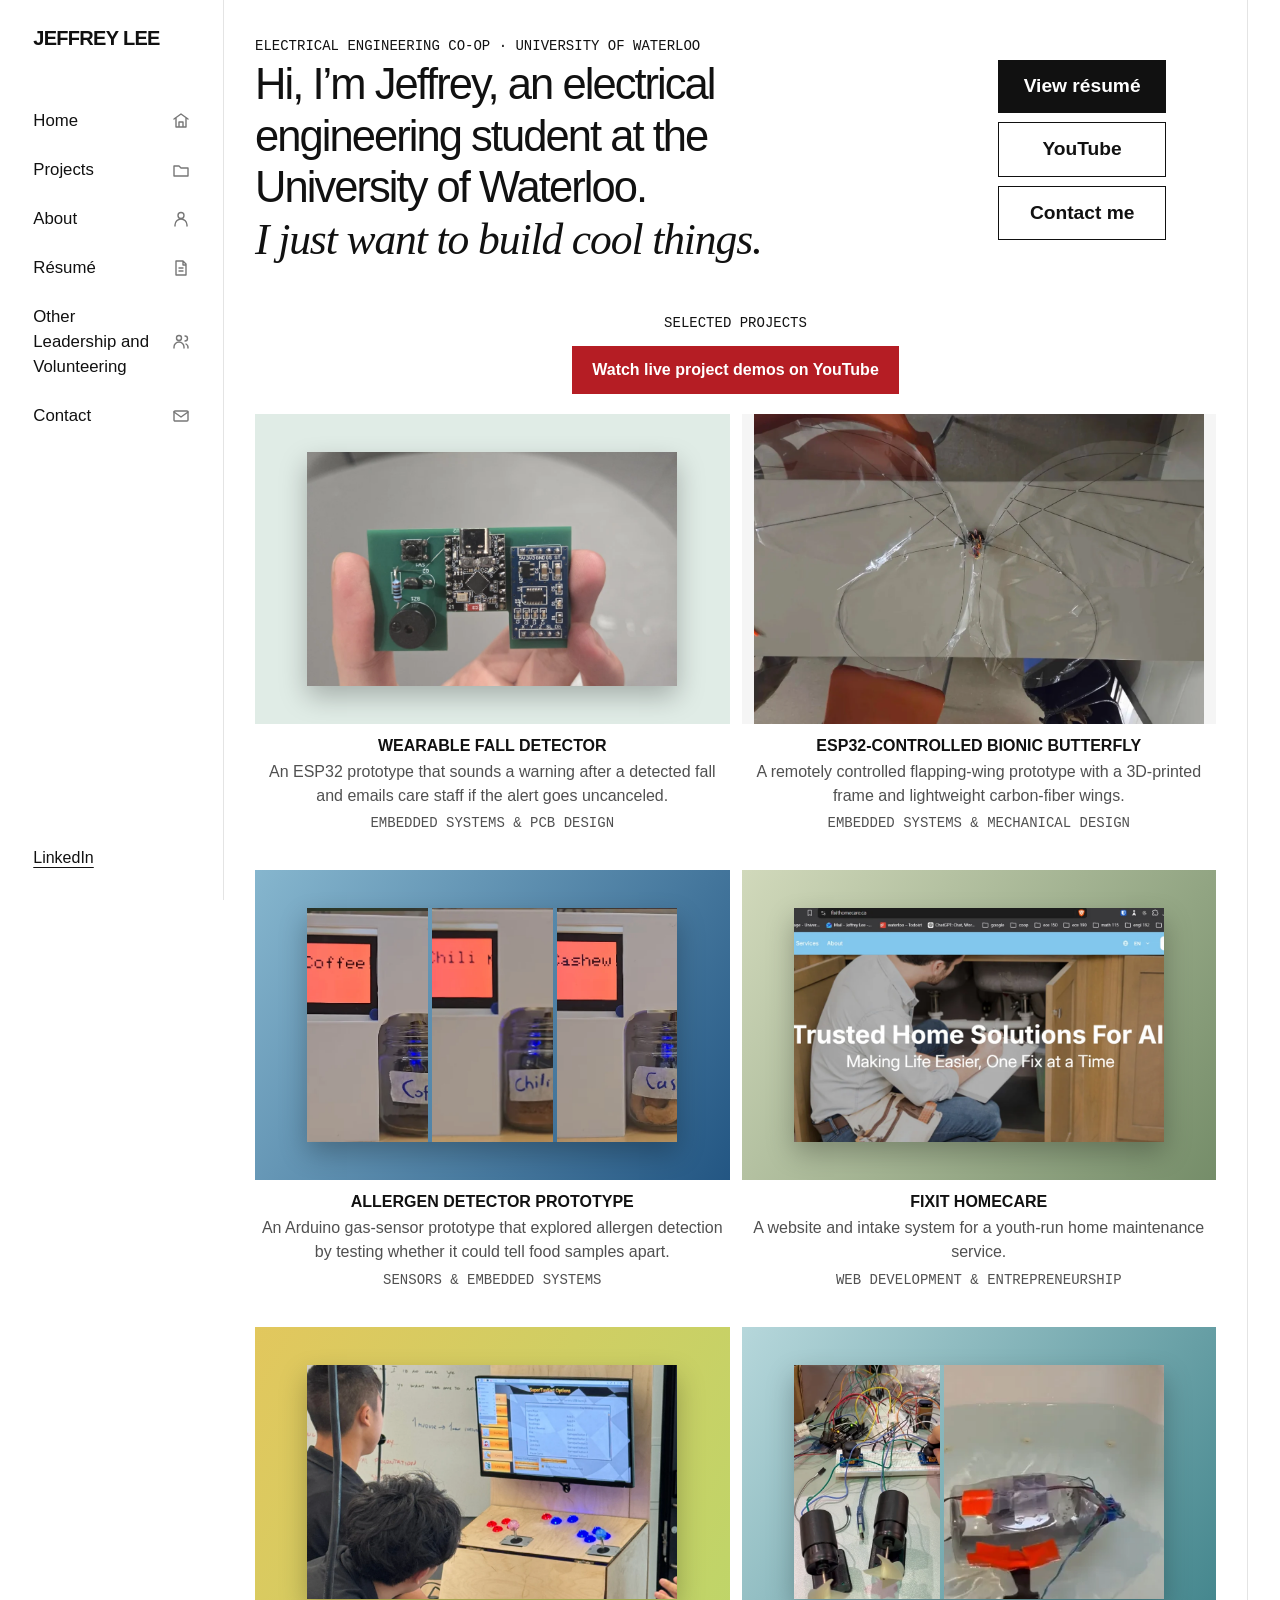
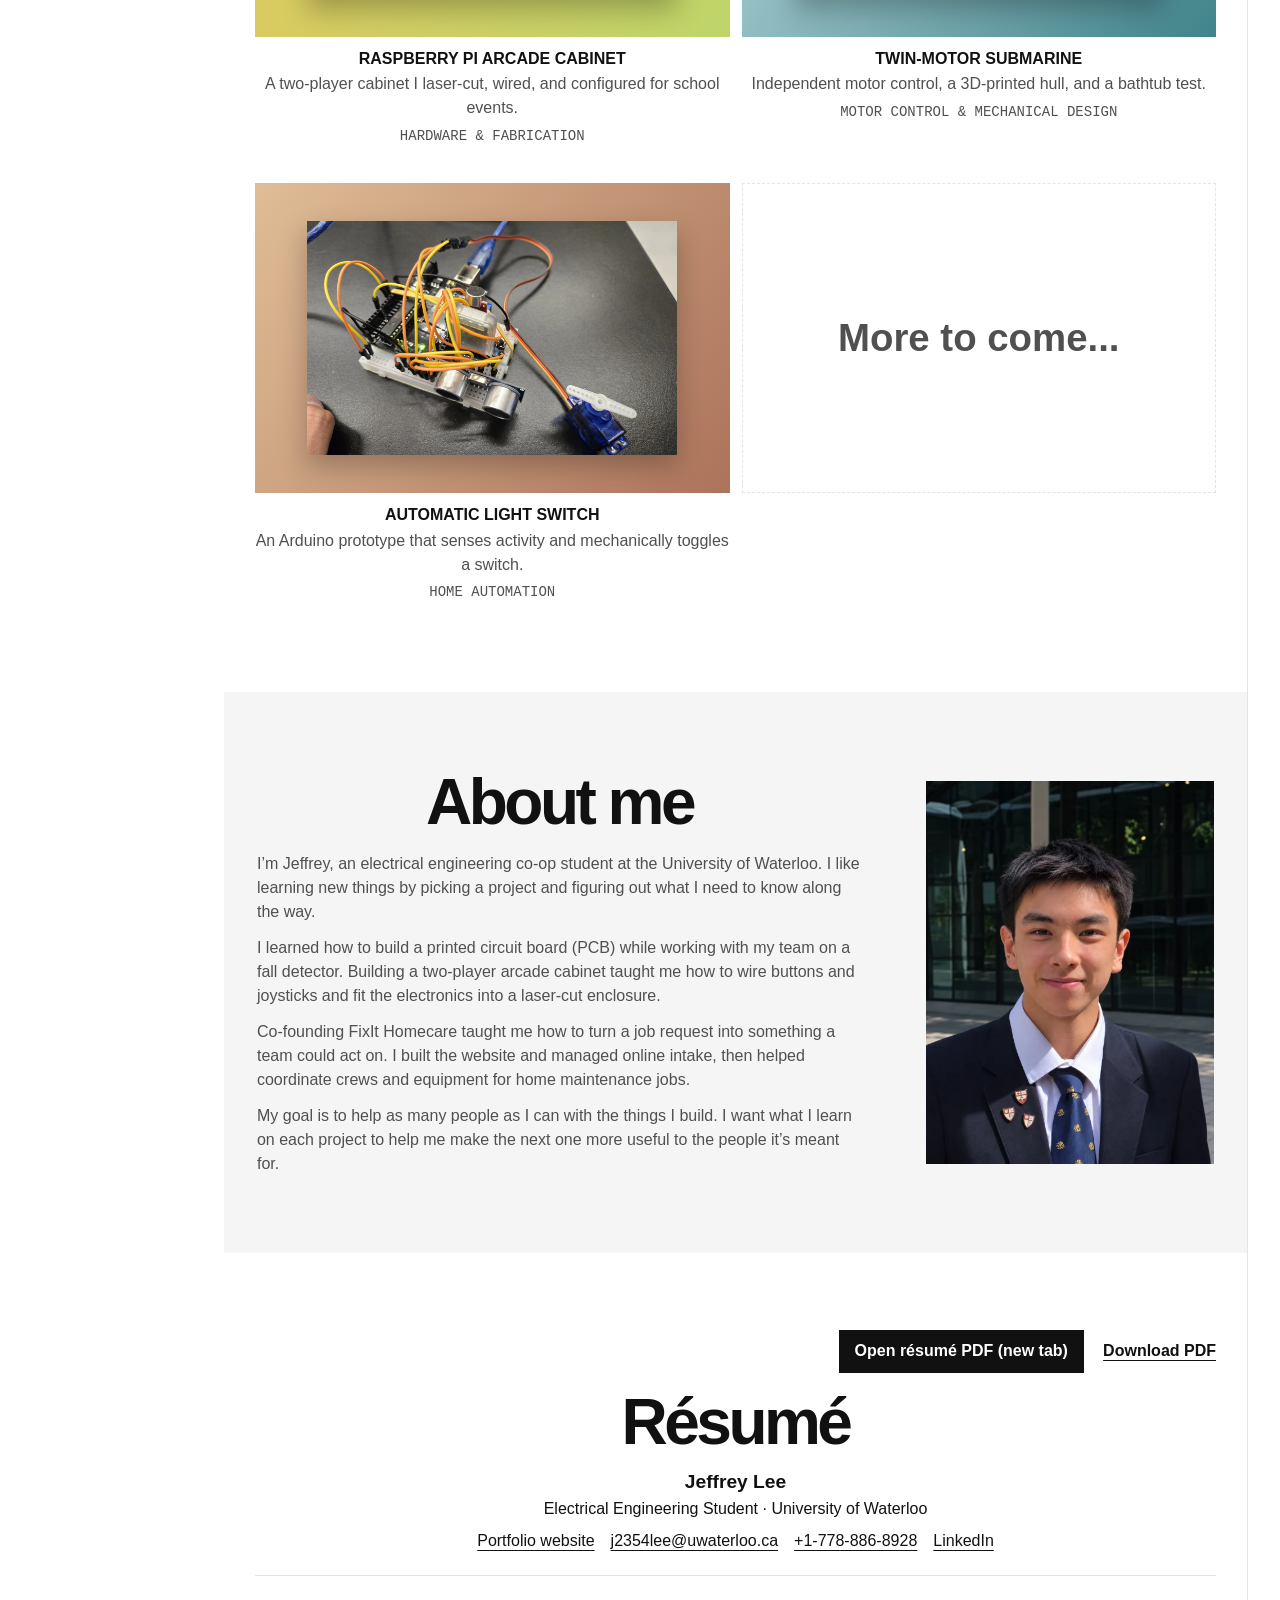
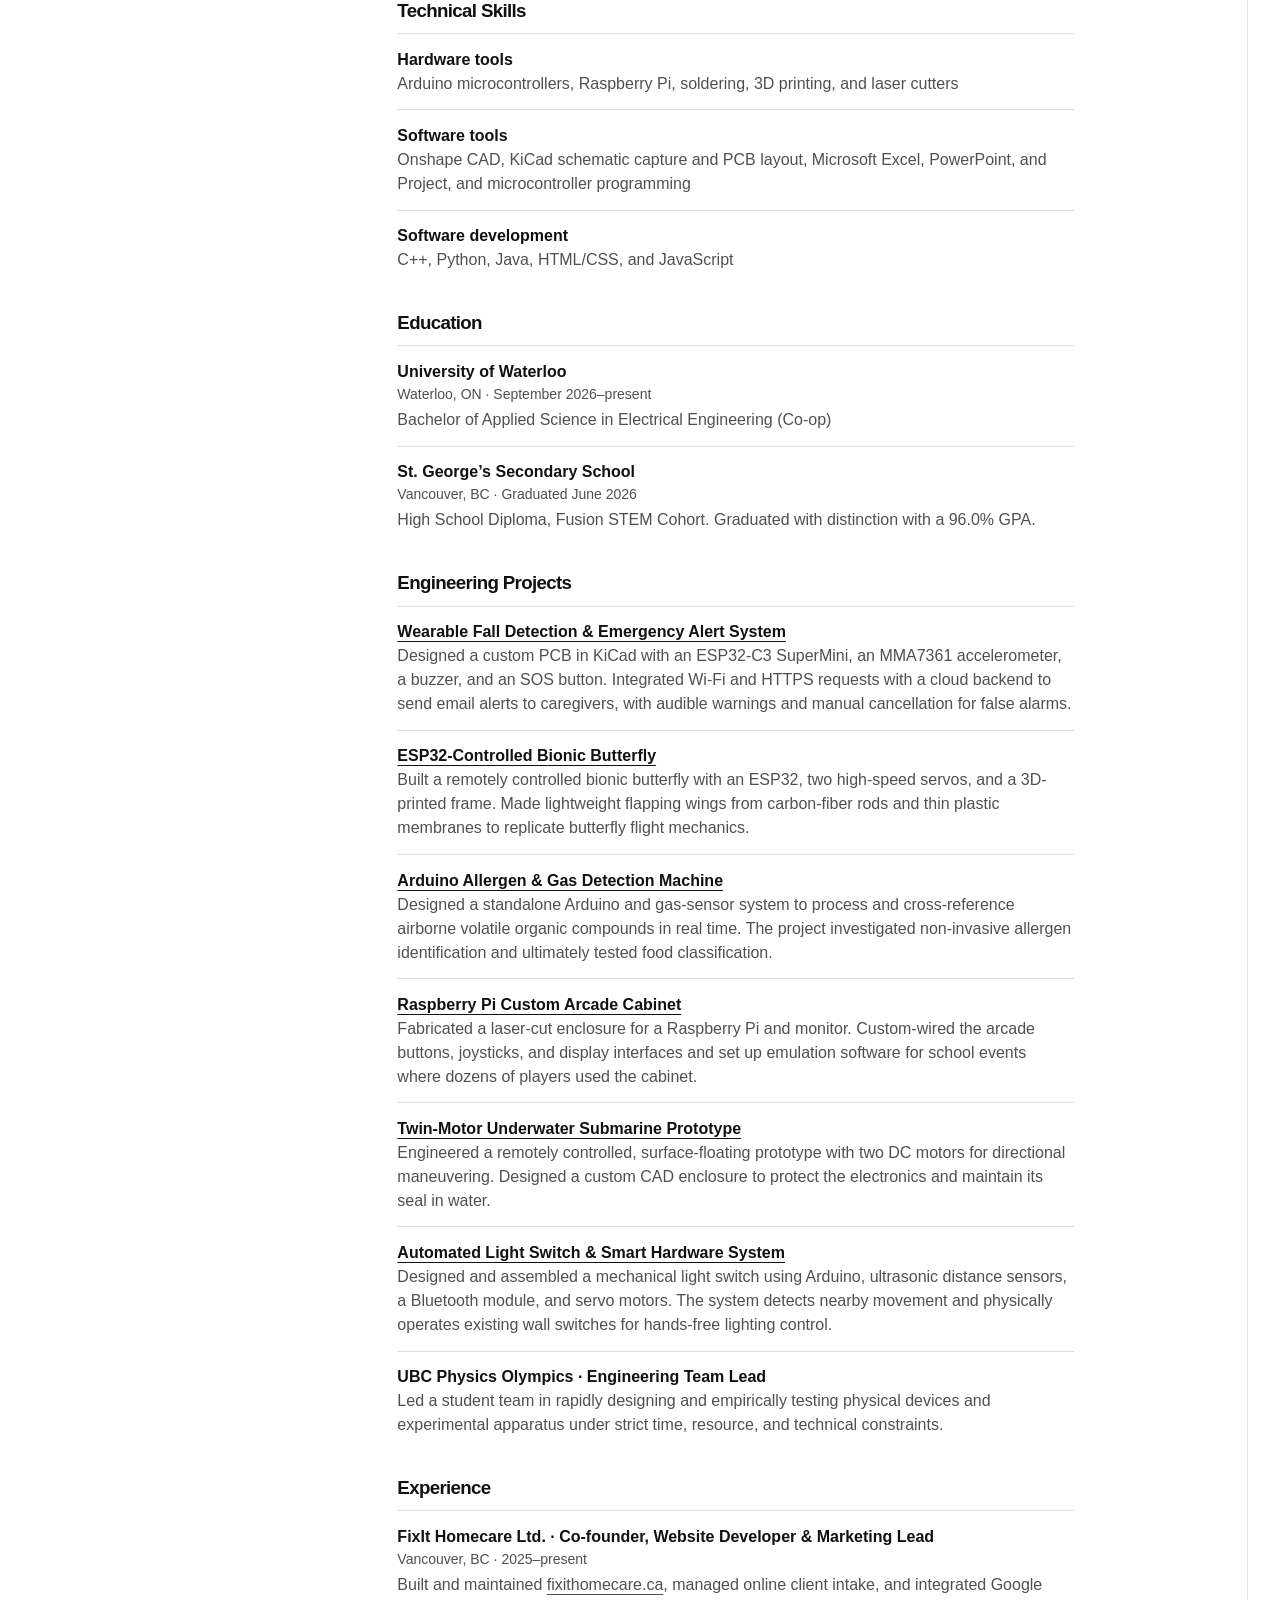
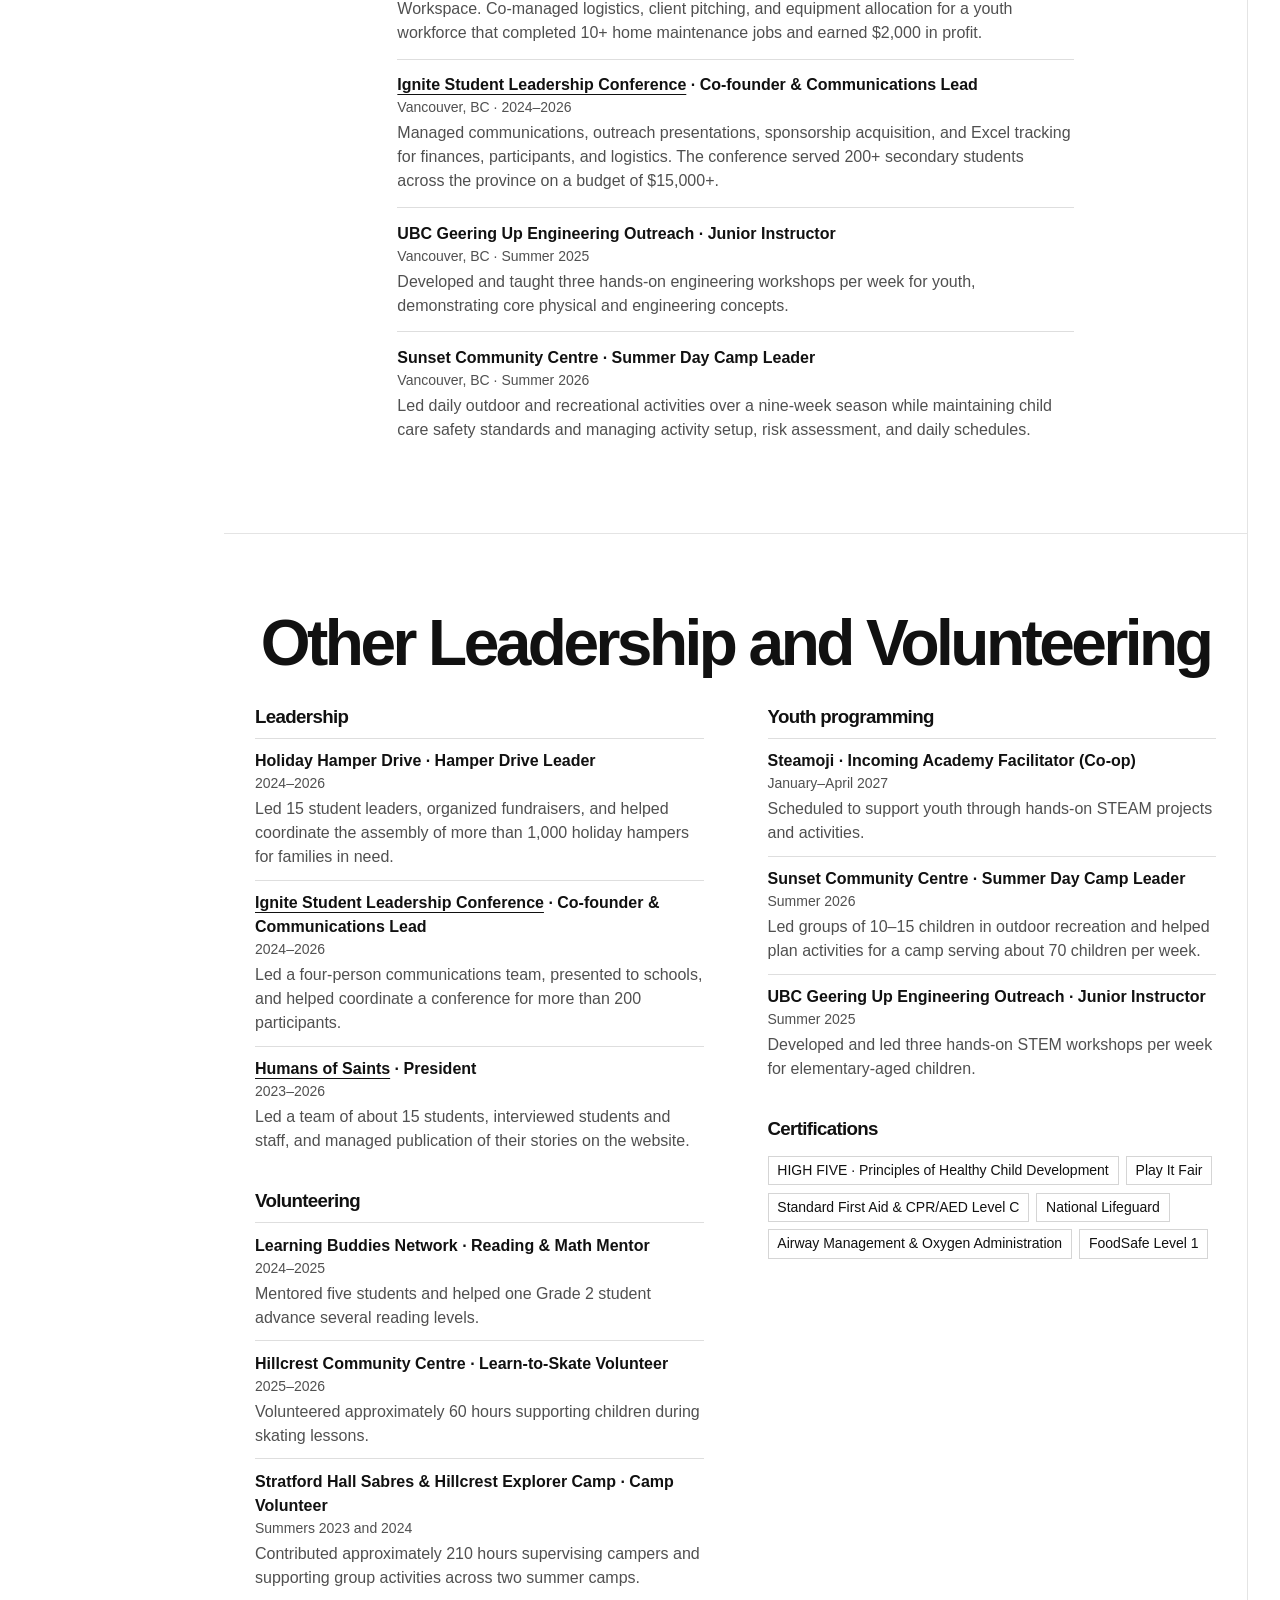
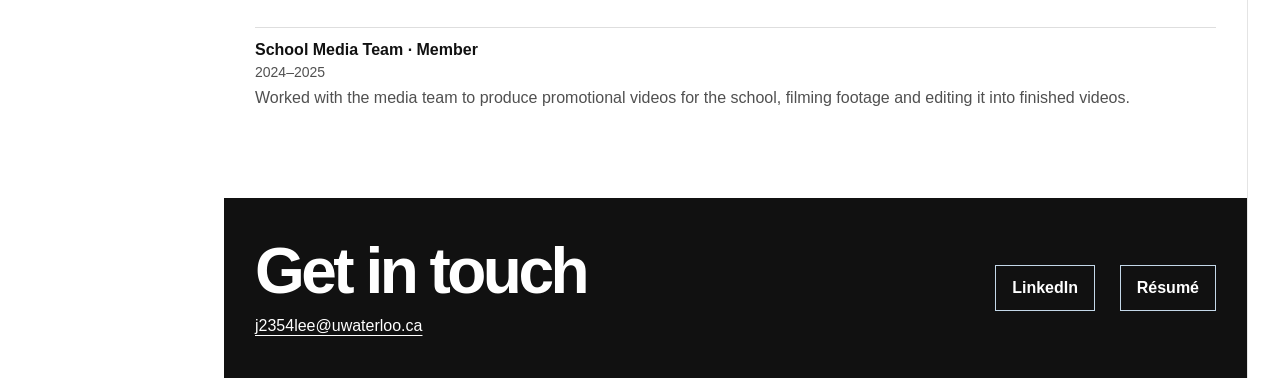
<file: index.html>
<!doctype html>
<html lang="en">
<head>
  <meta charset="utf-8">
  <meta name="viewport" content="width=device-width, initial-scale=1">
  <meta name="theme-color" content="#ffffff">
  <meta name="description" content="Jeffrey Lee, Electrical Engineering co-op student at the University of Waterloo. Explore my projects in electronics, embedded systems, and fabrication.">
  <title>Jeffrey | Electrical Engineering Portfolio</title>
  <link rel="stylesheet" href="styles.css?v=28">
</head>
<body><a class="skip" href="#main">Skip to content</a><header class="top"><nav class="wrap" aria-label="Main navigation">
<a class="brand" href="./">Jeffrey Lee</a>
<div class="nav-links">
  <a class="home-link" href="./"><span>Home</span><svg class="nav-icon" aria-hidden="true" focusable="false" viewBox="0 0 18 18" fill="none" stroke="currentColor" stroke-width="1.4" stroke-linecap="round" stroke-linejoin="round"><path d="m2 7 7-5 7 5M4 6v9h10V6M7 15v-5h4v5"/></svg></a>
  <a href="#projects"><span>Projects</span><svg class="nav-icon" aria-hidden="true" focusable="false" viewBox="0 0 18 18" fill="none" stroke="currentColor" stroke-width="1.4" stroke-linecap="round" stroke-linejoin="round"><path d="M2 5h5l2 2h7v8H2z"/></svg></a>
  <a href="#about"><span>About</span><svg class="nav-icon" aria-hidden="true" focusable="false" viewBox="0 0 18 18" fill="none" stroke="currentColor" stroke-width="1.4" stroke-linecap="round" stroke-linejoin="round"><circle cx="9" cy="5.5" r="3"/><path d="M3 16v-1a6 6 0 0 1 12 0v1"/></svg></a>
  <a href="#resume"><span>Résumé</span><svg class="nav-icon" aria-hidden="true" focusable="false" viewBox="0 0 18 18" fill="none" stroke="currentColor" stroke-width="1.4" stroke-linecap="round" stroke-linejoin="round"><path d="M4 2h7l3 3v11H4zM11 2v4h3M7 9h4m-4 3h4"/></svg></a>
  <a href="#leadership"><span>Other Leadership and Volunteering</span><svg class="nav-icon" aria-hidden="true" focusable="false" viewBox="0 0 18 18" fill="none" stroke="currentColor" stroke-width="1.4" stroke-linecap="round" stroke-linejoin="round"><circle cx="7" cy="5" r="2.5"/><path d="M2 15v-1a5 5 0 0 1 10 0v1m1-12a2.5 2.5 0 0 1 0 5m1 3a4 4 0 0 1 2 4"/></svg></a>
  <a href="#contact"><span>Contact</span><svg class="nav-icon" aria-hidden="true" focusable="false" viewBox="0 0 18 18" fill="none" stroke="currentColor" stroke-width="1.4" stroke-linecap="round" stroke-linejoin="round"><rect x="2" y="4" width="14" height="10" rx="1"/><path d="m2 5 7 5 7-5"/></svg></a>
</div>
<a class="sidebar-social" href="https://www.linkedin.com/in/jeffrey-lee-b15497322/">LinkedIn</a>
</nav></header><main id="main"><section class="intro wrap" aria-labelledby="intro-title"><div class="intro-copy">
<p class="eyebrow">Electrical Engineering Co-op · University of Waterloo</p>
<h1 id="intro-title">Hi, I’m Jeffrey, an electrical engineering student at the University of Waterloo.<br> <span class="intro-tagline">I just want to build cool things.</span></h1>
</div>
<div class="actions"><a class="button" href="#resume">View résumé</a><a class="button secondary" href="https://www.youtube.com/channel/UCpjI07qal1ZuxE7JQ_b9MCw" target="_blank" rel="noopener">YouTube</a><a class="button secondary" href="#contact">Contact me</a></div>
</section><section class="projects wrap" id="projects" aria-labelledby="work-title"><h2 id="work-title">Selected projects</h2>
      <p class="projects-demos"><a class="button" href="https://www.youtube.com/channel/UCpjI07qal1ZuxE7JQ_b9MCw" target="_blank" rel="noopener">Watch live project demos on YouTube</a></p>
      <div class="project-grid">
      <!-- Add new project cards at the start of this grid. -->
      <article class="card">
        <a href="fall-detector.html">
          <div class="media"><img src="assets/fall-detector-assembled.webp" alt="Completed fall detector with its electronics soldered onto a green circuit board" width="960" height="1280"></div>
          <div class="card-copy">
            <p class="eyebrow">Embedded systems &amp; PCB design</p>
            <h3>Wearable Fall Detector</h3>
            <p>An ESP32 prototype that sounds a warning after a detected fall and emails care staff if the alert goes uncanceled.</p>
          </div>
        </a>
      </article>
      <article class="card"><a href="bionic-butterfly.html">
        <div class="media"><img src="assets/bionic-butterfly-assembled.webp" alt="Assembled bionic butterfly with transparent wings spread across a worktable" width="1317" height="907" loading="lazy"></div>
        <div class="card-copy">
          <p class="eyebrow">Embedded systems &amp; mechanical design</p>
          <h3>ESP32-Controlled Bionic Butterfly</h3>
          <p>A remotely controlled flapping-wing prototype with a 3D-printed frame and lightweight carbon-fiber wings.</p>
        </div>
      </a></article>
<article class="card"><a href="food.html">
    <div class="media"><div class="photo-strip">
            <img src="assets/coffee.webp" alt="Prototype screen displaying Coffee" width="665" height="595" fetchpriority="high">
            <img src="assets/chili.webp" alt="Prototype screen displaying the chili powder prediction" width="641" height="613" loading="lazy">
            <img src="assets/cashew.webp" alt="Prototype screen displaying Cashew" width="657" height="633" loading="lazy">
          </div></div>
    <div class="card-copy"><p class="eyebrow">Sensors &amp; embedded systems</p><h3>Allergen Detector Prototype</h3><p>An Arduino gas-sensor prototype that explored allergen detection by testing whether it could tell food samples apart.</p></div>
    </a></article>
<article class="card"><a href="fixit.html">
    <div class="media"><img class="cover fixit" src="assets/fixit.webp" alt="Screenshot of the FixIt Homecare website" width="1440" height="638" loading="lazy"></div>
    <div class="card-copy"><p class="eyebrow">Web development &amp; entrepreneurship</p><h3>FixIt Homecare</h3><p>A website and intake system for a youth-run home maintenance service.</p></div>
    </a></article>
<article class="card"><a href="arcade.html">
    <div class="media"><div class="feature-image"><img src="assets/arcade.webp" alt="The assembled two-player arcade cabinet in use at school" width="1080" height="1440" loading="lazy"></div></div>
    <div class="card-copy"><p class="eyebrow">Hardware &amp; fabrication</p><h3>Raspberry Pi Arcade Cabinet</h3><p>A two-player cabinet I laser-cut, wired, and configured for school events.</p></div>
    </a></article>
<article class="card"><a href="submarine.html">
    <div class="media"><div class="photo-strip submarine">
            <img src="assets/submarine.webp" alt="Breadboard prototype connected to two DC motors" width="468" height="722" loading="lazy">
            <img src="assets/water-test.webp" alt="The submarine prototype floating during a bathtub test" width="1030" height="336" loading="lazy">
          </div></div>
    <div class="card-copy"><p class="eyebrow">Motor control &amp; mechanical design</p><h3>Twin-Motor Submarine</h3><p>Independent motor control, a 3D-printed hull, and a bathtub test.</p></div>
    </a></article>
<article class="card"><a href="light-switch.html">
    <div class="media"><img class="cover" src="assets/light-switch.webp" alt="Arduino light switch prototype with an ultrasonic sensor, servo, and jumper wires" width="1440" height="1080" loading="lazy"></div>
    <div class="card-copy"><p class="eyebrow">Home automation</p><h3>Automatic Light Switch</h3><p>An Arduino prototype that senses activity and mechanically toggles a switch.</p></div>
    </a></article>
      <p class="projects-note">More to come...</p>
    </div>
    </section><section class="about" id="about" aria-labelledby="about-title">
      <div class="wrap about-layout">
        <div class="about-copy">
          <h2 id="about-title">About me</h2>
          <p>I’m Jeffrey, an electrical engineering co-op student at the University of Waterloo. I like learning new things by picking a project and figuring out what I need to know along the way.</p>
          <p>I learned how to build a printed circuit board (PCB) while working with my team on a fall detector. Building a two-player arcade cabinet taught me how to wire buttons and joysticks and fit the electronics into a laser-cut enclosure.</p>
          <p>Co-founding FixIt Homecare taught me how to turn a job request into something a team could act on. I built the website and managed online intake, then helped coordinate crews and equipment for home maintenance jobs.</p>
          <p>My goal is to help as many people as I can with the things I build. I want what I learn on each project to help me make the next one more useful to the people it’s meant for.</p>
        </div>
        <img class="about-portrait" src="assets/jeffrey-lee-portrait.webp" alt="Portrait of Jeffrey" width="512" height="681" loading="lazy">
      </div>
    </section>
    <section class="resume" id="resume" aria-labelledby="resume-title">
      <div class="wrap">
        <div class="resume-header">
          <div class="resume-actions">
            <a class="button" href="assets/jeffrey-lee-resume.pdf?v=20261122" target="_blank" rel="noopener">Open résumé PDF (new tab)</a>
            <a class="text-link" href="assets/jeffrey-lee-resume.pdf?v=20261122" download="Resume - Jeffrey Lee.pdf">Download PDF</a>
          </div>
          <div>
            <h2 id="resume-title">Résumé</h2>
            <p class="resume-name">Jeffrey Lee</p>
            <p>Electrical Engineering Student · University of Waterloo</p>
            <ul class="resume-contact">
              <li><a href="https://waterloostopelectricalengineer.github.io/">Portfolio website</a></li>
              <li><a href="mailto:j2354lee@uwaterloo.ca">j2354lee@uwaterloo.ca</a></li>
              <li><a href="tel:+17788868928">+1-778-886-8928</a></li>
              <li><a href="https://www.linkedin.com/in/jeffrey-lee-b15497322/">LinkedIn</a></li>
            </ul>
          </div>
        </div>

        <div class="resume-body">
          <div class="resume-group">
            <h3>Technical Skills</h3>
            <dl class="experience">
              <div><dt>Hardware tools</dt><dd>Arduino microcontrollers, Raspberry Pi, soldering, 3D printing, and laser cutters</dd></div>
              <div><dt>Software tools</dt><dd>Onshape CAD, KiCad schematic capture and PCB layout, Microsoft Excel, PowerPoint, and Project, and microcontroller programming</dd></div>
              <div><dt>Software development</dt><dd>C++, Python, Java, HTML/CSS, and JavaScript</dd></div>
            </dl>
          </div>

          <div class="resume-group">
            <h3>Education</h3>
            <dl class="experience">
              <div>
                <dt>University of Waterloo</dt>
                <dd class="role-date">Waterloo, ON · September 2026–present</dd>
                <dd>Bachelor of Applied Science in Electrical Engineering (Co-op)</dd>
              </div>
              <div>
                <dt>St. George’s Secondary School</dt>
                <dd class="role-date">Vancouver, BC · Graduated June 2026</dd>
                <dd>High School Diploma, Fusion STEM Cohort. Graduated with distinction with a 96.0% GPA.</dd>
              </div>
            </dl>
          </div>

          <div class="resume-group">
            <h3>Engineering Projects</h3>
            <dl class="experience">
              <div>
                <dt><a href="fall-detector.html">Wearable Fall Detection &amp; Emergency Alert System</a></dt>
                <dd>Designed a custom PCB in KiCad with an ESP32-C3 SuperMini, an MMA7361 accelerometer, a buzzer, and an SOS button. Integrated Wi-Fi and HTTPS requests with a cloud backend to send email alerts to caregivers, with audible warnings and manual cancellation for false alarms.</dd>
              </div>
              <div>
                <dt><a href="bionic-butterfly.html">ESP32-Controlled Bionic Butterfly</a></dt>
                <dd>Built a remotely controlled bionic butterfly with an ESP32, two high-speed servos, and a 3D-printed frame. Made lightweight flapping wings from carbon-fiber rods and thin plastic membranes to replicate butterfly flight mechanics.</dd>
              </div>
              <div>
                <dt><a href="food.html">Arduino Allergen &amp; Gas Detection Machine</a></dt>
                <dd>Designed a standalone Arduino and gas-sensor system to process and cross-reference airborne volatile organic compounds in real time. The project investigated non-invasive allergen identification and ultimately tested food classification.</dd>
              </div>
              <div>
                <dt><a href="arcade.html">Raspberry Pi Custom Arcade Cabinet</a></dt>
                <dd>Fabricated a laser-cut enclosure for a Raspberry Pi and monitor. Custom-wired the arcade buttons, joysticks, and display interfaces and set up emulation software for school events where dozens of players used the cabinet.</dd>
              </div>
              <div>
                <dt><a href="submarine.html">Twin-Motor Underwater Submarine Prototype</a></dt>
                <dd>Engineered a remotely controlled, surface-floating prototype with two DC motors for directional maneuvering. Designed a custom CAD enclosure to protect the electronics and maintain its seal in water.</dd>
              </div>
              <div>
                <dt><a href="light-switch.html">Automated Light Switch &amp; Smart Hardware System</a></dt>
                <dd>Designed and assembled a mechanical light switch using Arduino, ultrasonic distance sensors, a Bluetooth module, and servo motors. The system detects nearby movement and physically operates existing wall switches for hands-free lighting control.</dd>
              </div>
              <div>
                <dt>UBC Physics Olympics · Engineering Team Lead</dt>
                <dd>Led a student team in rapidly designing and empirically testing physical devices and experimental apparatus under strict time, resource, and technical constraints.</dd>
              </div>
            </dl>
          </div>

          <div class="resume-group">
            <h3>Experience</h3>
            <dl class="experience">
              <div>
                <dt>FixIt Homecare Ltd. · Co-founder, Website Developer &amp; Marketing Lead</dt>
                <dd class="role-date">Vancouver, BC · 2025–present</dd>
                <dd>Built and maintained <a href="https://fixithomecare.ca/">fixithomecare.ca</a>, managed online client intake, and integrated Google Workspace. Co-managed logistics, client pitching, and equipment allocation for a youth workforce that completed 10+ home maintenance jobs and earned $2,000 in profit.</dd>
              </div>
              <div>
                <dt><a href="https://www.ignitestudentleadership.ca/about" target="_blank" rel="noopener">Ignite Student Leadership Conference</a> · Co-founder &amp; Communications Lead</dt>
                <dd class="role-date">Vancouver, BC · 2024–2026</dd>
                <dd>Managed communications, outreach presentations, sponsorship acquisition, and Excel tracking for finances, participants, and logistics. The conference served 200+ secondary students across the province on a budget of $15,000+.</dd>
              </div>
              <div>
                <dt>UBC Geering Up Engineering Outreach · Junior Instructor</dt>
                <dd class="role-date">Vancouver, BC · Summer 2025</dd>
                <dd>Developed and taught three hands-on engineering workshops per week for youth, demonstrating core physical and engineering concepts.</dd>
              </div>
              <div>
                <dt>Sunset Community Centre · Summer Day Camp Leader</dt>
                <dd class="role-date">Vancouver, BC · Summer 2026</dd>
                <dd>Led daily outdoor and recreational activities over a nine-week season while maintaining child care safety standards and managing activity setup, risk assessment, and daily schedules.</dd>
              </div>
            </dl>
          </div>
        </div>
      </div>
    </section>
    <section class="leadership wrap" id="leadership" aria-labelledby="leadership-title">
      <h2 id="leadership-title">Other Leadership and Volunteering</h2>
      <div class="leadership-grid">
        <div>
          <h3>Leadership</h3>
          <dl class="experience">
            <div>
              <dt>Holiday Hamper Drive · Hamper Drive Leader</dt>
              <dd class="role-date">2024–2026</dd>
              <dd>Led 15 student leaders, organized fundraisers, and helped coordinate the assembly of more than 1,000 holiday hampers for families in need.</dd>
            </div>
            <div>
              <dt><a href="https://www.ignitestudentleadership.ca/about" target="_blank" rel="noopener">Ignite Student Leadership Conference</a> · Co-founder &amp; Communications Lead</dt>
              <dd class="role-date">2024–2026</dd>
              <dd>Led a four-person communications team, presented to schools, and helped coordinate a conference for more than 200 participants.</dd>
            </div>
            <div>
              <dt><a href="https://www.humansofsaints.com/" target="_blank" rel="noopener">Humans of Saints</a> · President</dt>
              <dd class="role-date">2023–2026</dd>
              <dd>Led a team of about 15 students, interviewed students and staff, and managed publication of their stories on the website.</dd>
            </div>
          </dl>

          <h3>Volunteering</h3>
          <dl class="experience">
            <div>
              <dt>Learning Buddies Network · Reading &amp; Math Mentor</dt>
              <dd class="role-date">2024–2025</dd>
              <dd>Mentored five students and helped one Grade 2 student advance several reading levels.</dd>
            </div>
            <div>
              <dt>Hillcrest Community Centre · Learn-to-Skate Volunteer</dt>
              <dd class="role-date">2025–2026</dd>
              <dd>Volunteered approximately 60 hours supporting children during skating lessons.</dd>
            </div>
            <div>
              <dt>Stratford Hall Sabres &amp; Hillcrest Explorer Camp · Camp Volunteer</dt>
              <dd class="role-date">Summers 2023 and 2024</dd>
              <dd>Contributed approximately 210 hours supervising campers and supporting group activities across two summer camps.</dd>
            </div>
          </dl>
        </div>

        <div>
          <h3>Youth programming</h3>
          <dl class="experience">
            <div>
              <dt>Steamoji · Incoming Academy Facilitator (Co-op)</dt>
              <dd class="role-date">January–April 2027</dd>
              <dd>Scheduled to support youth through hands-on STEAM projects and activities.</dd>
            </div>
            <div>
              <dt>Sunset Community Centre · Summer Day Camp Leader</dt>
              <dd class="role-date">Summer 2026</dd>
              <dd>Led groups of 10–15 children in outdoor recreation and helped plan activities for a camp serving about 70 children per week.</dd>
            </div>
            <div>
              <dt>UBC Geering Up Engineering Outreach · Junior Instructor</dt>
              <dd class="role-date">Summer 2025</dd>
              <dd>Developed and led three hands-on STEM workshops per week for elementary-aged children.</dd>
            </div>
          </dl>

          <h3>Certifications</h3>
          <ul class="tags">
            <li>HIGH FIVE · Principles of Healthy Child Development</li>
            <li>Play It Fair</li>
            <li>Standard First Aid &amp; CPR/AED Level C</li>
            <li>National Lifeguard</li>
            <li>Airway Management &amp; Oxygen Administration</li>
            <li>FoodSafe Level 1</li>
          </ul>
        </div>
      </div>
      <dl class="experience leadership-media">
        <div>
          <dt>School Media Team · Member</dt>
          <dd class="role-date">2024–2025</dd>
          <dd>Worked with the media team to produce promotional videos for the school, filming footage and editing it into finished videos.</dd>
        </div>
      </dl>
    </section>
    <footer id="contact">
      <div class="wrap footer-flex">
        <div><h2>Get in touch</h2><a class="email" href="mailto:j2354lee@uwaterloo.ca">j2354lee@uwaterloo.ca</a></div>
        <div class="actions">
          <a class="button secondary" href="https://www.linkedin.com/in/jeffrey-lee-b15497322/">LinkedIn</a>
          <a class="button secondary" href="#resume">Résumé</a>
        </div>
      </div>
    </footer>
  </main>
</body>
</html>
</file>
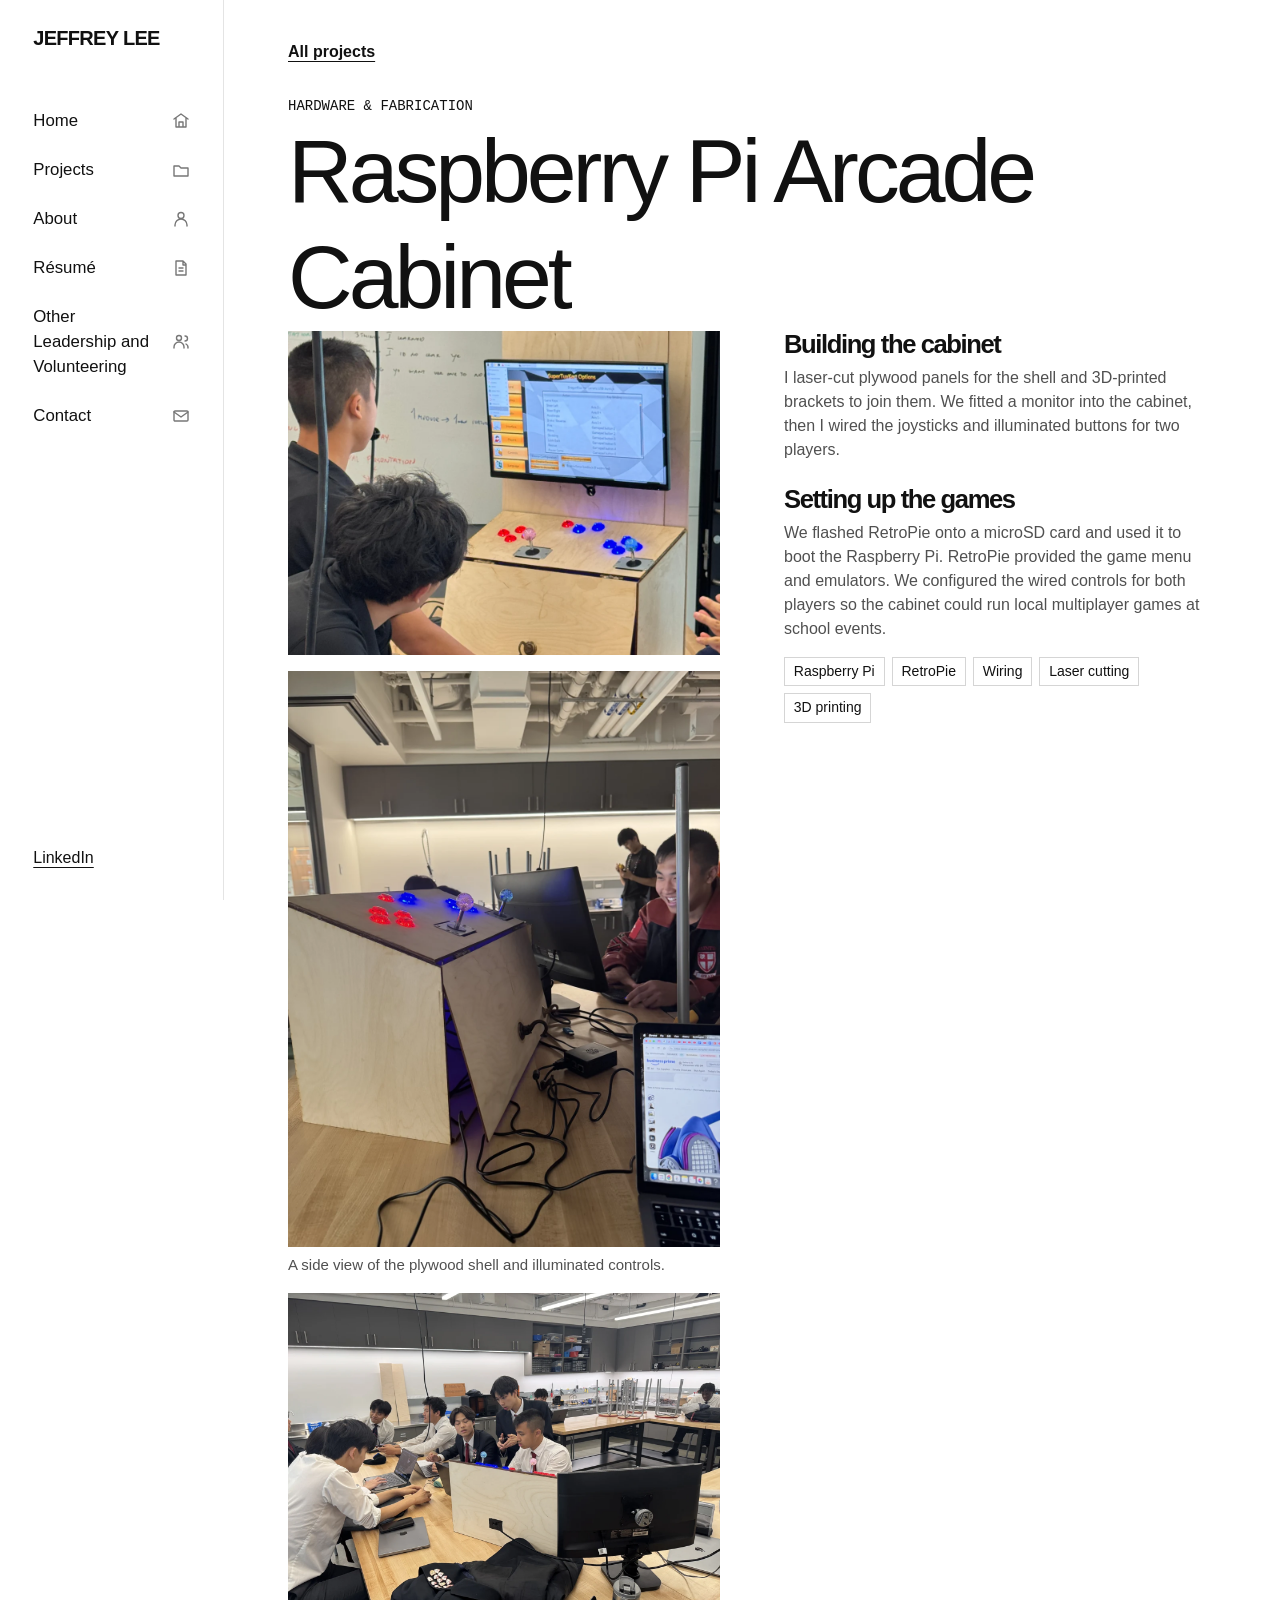
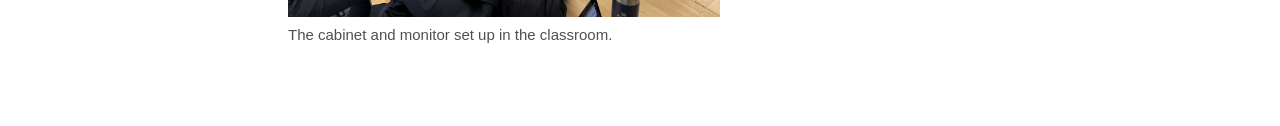
<file: arcade.html>
<!doctype html>
<html lang="en">
<head>
  <meta charset="utf-8">
  <meta name="viewport" content="width=device-width, initial-scale=1">
  <meta name="theme-color" content="#ffffff">
  <meta name="description" content="Jeffrey Lee, Electrical Engineering co-op student at the University of Waterloo. Explore my projects in electronics, embedded systems, and fabrication.">
  <title>Raspberry Pi Arcade Cabinet | Jeffrey Lee</title>
  <link rel="stylesheet" href="styles.css?v=30">
</head>
<body><a class="skip" href="#main">Skip to content</a><header class="top"><nav class="wrap" aria-label="Main navigation">
<a class="brand" href="./">Jeffrey Lee</a>
<div class="nav-links">
  <a class="home-link" href="./"><span>Home</span><svg class="nav-icon" aria-hidden="true" focusable="false" viewBox="0 0 18 18" fill="none" stroke="currentColor" stroke-width="1.4" stroke-linecap="round" stroke-linejoin="round"><path d="m2 7 7-5 7 5M4 6v9h10V6M7 15v-5h4v5"/></svg></a>
  <a href="./#projects"><span>Projects</span><svg class="nav-icon" aria-hidden="true" focusable="false" viewBox="0 0 18 18" fill="none" stroke="currentColor" stroke-width="1.4" stroke-linecap="round" stroke-linejoin="round"><path d="M2 5h5l2 2h7v8H2z"/></svg></a>
  <a href="./#about"><span>About</span><svg class="nav-icon" aria-hidden="true" focusable="false" viewBox="0 0 18 18" fill="none" stroke="currentColor" stroke-width="1.4" stroke-linecap="round" stroke-linejoin="round"><circle cx="9" cy="5.5" r="3"/><path d="M3 16v-1a6 6 0 0 1 12 0v1"/></svg></a>
  <a href="./#resume"><span>Résumé</span><svg class="nav-icon" aria-hidden="true" focusable="false" viewBox="0 0 18 18" fill="none" stroke="currentColor" stroke-width="1.4" stroke-linecap="round" stroke-linejoin="round"><path d="M4 2h7l3 3v11H4zM11 2v4h3M7 9h4m-4 3h4"/></svg></a>
  <a href="./#leadership"><span>Other Leadership and Volunteering</span><svg class="nav-icon" aria-hidden="true" focusable="false" viewBox="0 0 18 18" fill="none" stroke="currentColor" stroke-width="1.4" stroke-linecap="round" stroke-linejoin="round"><circle cx="7" cy="5" r="2.5"/><path d="M2 15v-1a5 5 0 0 1 10 0v1m1-12a2.5 2.5 0 0 1 0 5m1 3a4 4 0 0 1 2 4"/></svg></a>
  <a href="./#contact"><span>Contact</span><svg class="nav-icon" aria-hidden="true" focusable="false" viewBox="0 0 18 18" fill="none" stroke="currentColor" stroke-width="1.4" stroke-linecap="round" stroke-linejoin="round"><rect x="2" y="4" width="14" height="10" rx="1"/><path d="m2 5 7 5 7-5"/></svg></a>
</div>
<a class="sidebar-social" href="https://www.linkedin.com/in/jeffrey-lee-b15497322/">LinkedIn</a>
</nav></header>
    <main class="wrap detail" id="main">
    <a class="text-link" href="./#projects">All projects</a>
    <header><p class="eyebrow">Hardware &amp; fabrication</p><h1>Raspberry Pi Arcade Cabinet</h1></header>
    <div class="detail-grid">
      <div class="project-photos">
        <div class="media"><div class="feature-image"><img src="assets/arcade.webp" alt="The assembled two-player arcade cabinet in use at school" width="1080" height="1440" loading="lazy"></div></div>
        <figure>
          <img src="assets/arcade-controls.webp" alt="Side view of the plywood arcade cabinet with illuminated buttons and a monitor beside it" width="1080" height="1440" loading="lazy">
          <figcaption>A side view of the plywood shell and illuminated controls.</figcaption>
        </figure>
        <figure>
          <img src="assets/arcade-classroom.webp" alt="Arcade cabinet and monitor set up on a classroom table with students nearby" width="1440" height="1080" loading="lazy">
          <figcaption>The cabinet and monitor set up in the classroom.</figcaption>
        </figure>
      </div>
      <div class="project-copy">
          <h2>Building the cabinet</h2>
          <p>I laser-cut plywood panels for the shell and 3D-printed brackets to join them. We fitted a monitor into the cabinet, then I wired the joysticks and illuminated buttons for two players.</p>
          <h2>Setting up the games</h2>
          <p>We flashed RetroPie onto a microSD card and used it to boot the Raspberry Pi. RetroPie provided the game menu and emulators. We configured the wired controls for both players so the cabinet could run local multiplayer games at school events.</p>
          <ul class="tags" aria-label="Tools used"><li>Raspberry Pi</li><li>RetroPie</li><li>Wiring</li><li>Laser cutting</li><li>3D printing</li></ul>
        </div></div>
    </main></body></html>
</file>
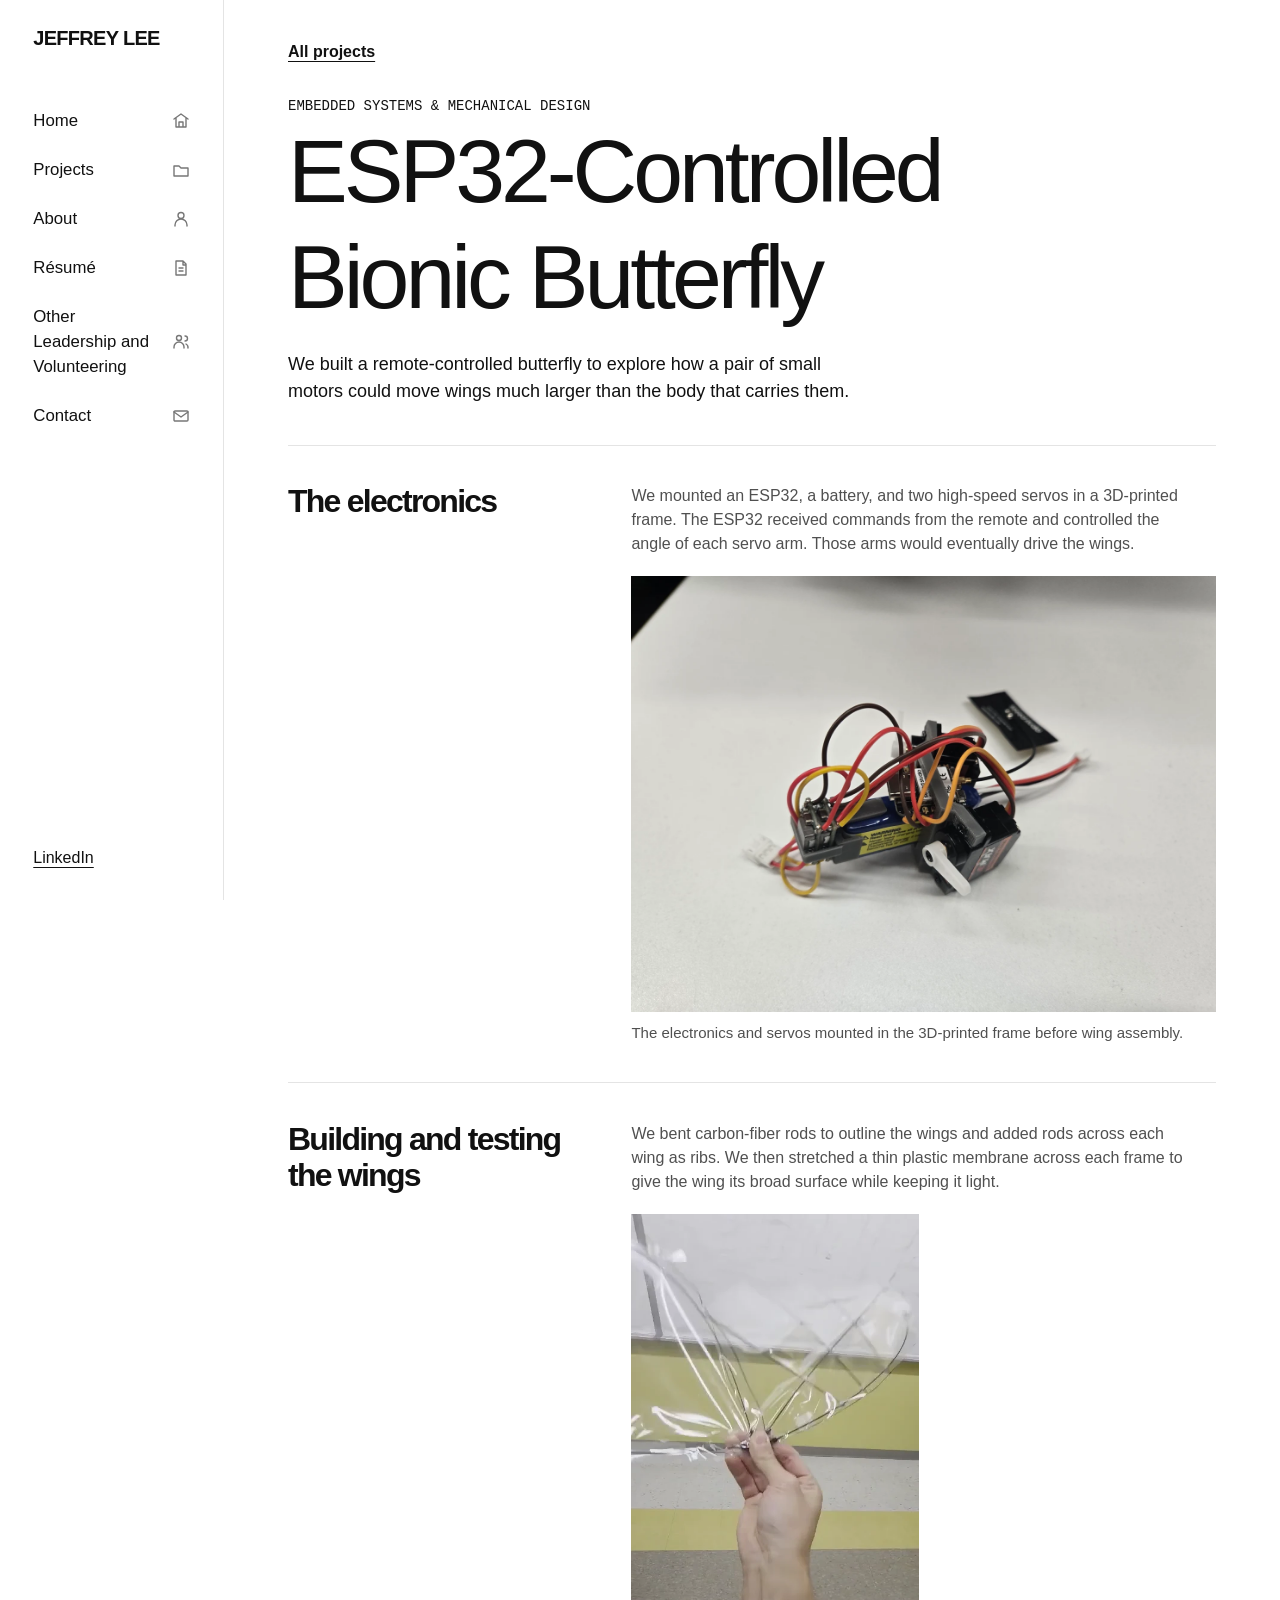
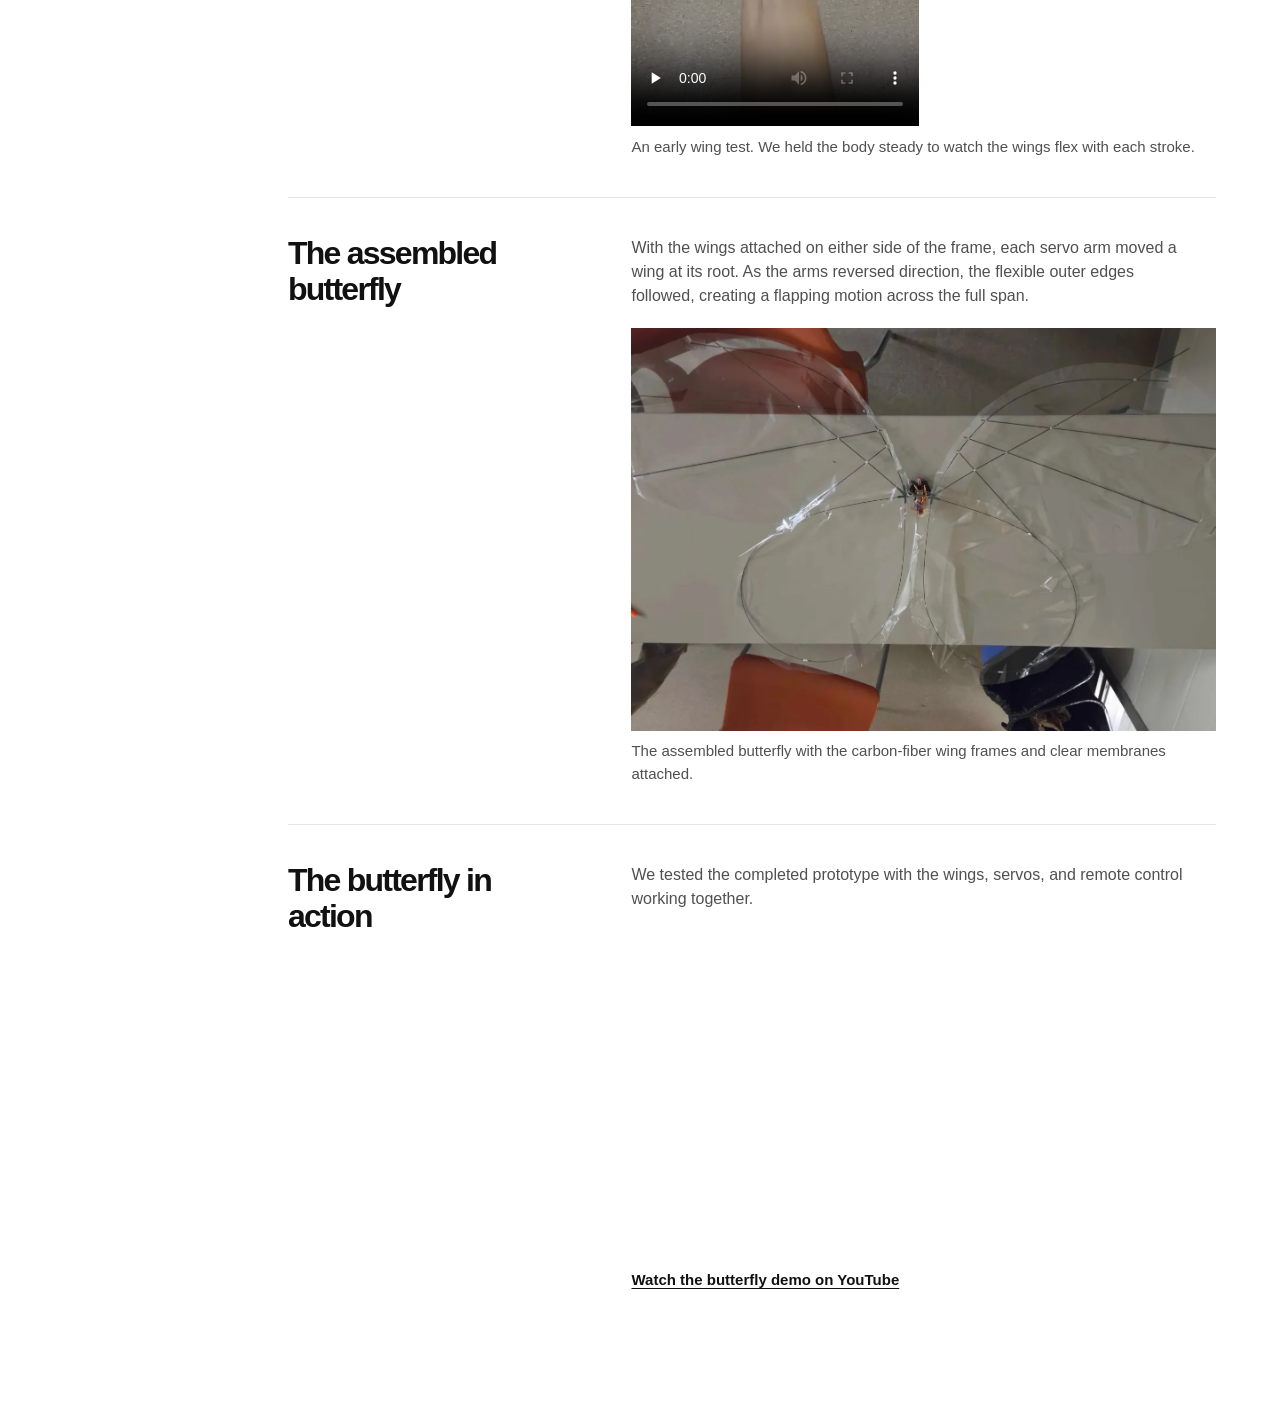
<file: bionic-butterfly.html>
<!doctype html>
<html lang="en">
<head>
  <meta charset="utf-8">
  <meta name="viewport" content="width=device-width, initial-scale=1">
  <meta name="theme-color" content="#ffffff">
  <meta name="description" content="See how we built a bionic butterfly with an ESP32, two servos, and flexible carbon-fiber wings.">
  <title>ESP32-Controlled Bionic Butterfly | Jeffrey Lee</title>
  <link rel="stylesheet" href="styles.css?v=26">
</head>
<body><a class="skip" href="#main">Skip to content</a><header class="top"><nav class="wrap" aria-label="Main navigation">
<a class="brand" href="./">Jeffrey Lee</a>
<div class="nav-links">
  <a class="home-link" href="./"><span>Home</span><svg class="nav-icon" aria-hidden="true" focusable="false" viewBox="0 0 18 18" fill="none" stroke="currentColor" stroke-width="1.4" stroke-linecap="round" stroke-linejoin="round"><path d="m2 7 7-5 7 5M4 6v9h10V6M7 15v-5h4v5"/></svg></a>
  <a href="./#projects"><span>Projects</span><svg class="nav-icon" aria-hidden="true" focusable="false" viewBox="0 0 18 18" fill="none" stroke="currentColor" stroke-width="1.4" stroke-linecap="round" stroke-linejoin="round"><path d="M2 5h5l2 2h7v8H2z"/></svg></a>
  <a href="./#about"><span>About</span><svg class="nav-icon" aria-hidden="true" focusable="false" viewBox="0 0 18 18" fill="none" stroke="currentColor" stroke-width="1.4" stroke-linecap="round" stroke-linejoin="round"><circle cx="9" cy="5.5" r="3"/><path d="M3 16v-1a6 6 0 0 1 12 0v1"/></svg></a>
  <a href="./#resume"><span>Résumé</span><svg class="nav-icon" aria-hidden="true" focusable="false" viewBox="0 0 18 18" fill="none" stroke="currentColor" stroke-width="1.4" stroke-linecap="round" stroke-linejoin="round"><path d="M4 2h7l3 3v11H4zM11 2v4h3M7 9h4m-4 3h4"/></svg></a>
  <a href="./#leadership"><span>Other Leadership and Volunteering</span><svg class="nav-icon" aria-hidden="true" focusable="false" viewBox="0 0 18 18" fill="none" stroke="currentColor" stroke-width="1.4" stroke-linecap="round" stroke-linejoin="round"><circle cx="7" cy="5" r="2.5"/><path d="M2 15v-1a5 5 0 0 1 10 0v1m1-12a2.5 2.5 0 0 1 0 5m1 3a4 4 0 0 1 2 4"/></svg></a>
  <a href="./#contact"><span>Contact</span><svg class="nav-icon" aria-hidden="true" focusable="false" viewBox="0 0 18 18" fill="none" stroke="currentColor" stroke-width="1.4" stroke-linecap="round" stroke-linejoin="round"><rect x="2" y="4" width="14" height="10" rx="1"/><path d="m2 5 7 5 7-5"/></svg></a>
</div>
<a class="sidebar-social" href="https://www.linkedin.com/in/jeffrey-lee-b15497322/">LinkedIn</a>
</nav></header>
    <main class="wrap detail" id="main">
    <a class="text-link" href="./#projects">All projects</a>
    <header>
      <p class="eyebrow">Embedded systems &amp; mechanical design</p>
      <h1>ESP32-Controlled Bionic Butterfly</h1>
    </header>
    <article class="butterfly-build" aria-label="How we built the butterfly">
      <p class="build-intro">We built a remote-controlled butterfly to explore how a pair of small motors could move wings much larger than the body that carries them.</p>
      <section class="build-stage">
        <h2>The electronics</h2>
        <div>
          <p>We mounted an ESP32, a battery, and two high-speed servos in a 3D-printed frame. The ESP32 received commands from the remote and controlled the angle of each servo arm. Those arms would eventually drive the wings.</p>
          <figure>
            <img src="assets/bionic-butterfly-electronics.webp" alt="Wired electronics, battery, and servos mounted on the butterfly frame before the wings were attached" width="1358" height="1012" loading="lazy">
            <figcaption>The electronics and servos mounted in the 3D-printed frame before wing assembly.</figcaption>
          </figure>
        </div>
      </section>
      <section class="build-stage">
        <h2>Building and testing the wings</h2>
        <div>
          <p>We bent carbon-fiber rods to outline the wings and added rods across each wing as ribs. We then stretched a thin plastic membrane across each frame to give the wing its broad surface while keeping it light.</p>
          <figure>
            <video class="wing-test" controls playsinline preload="none" poster="assets/bionic-butterfly.webp" width="480" height="854" aria-label="Handheld wing-flapping test" aria-describedby="wing-test-caption">
              <source src="assets/bionic-butterfly-demo.mp4" type="video/mp4">
              <a href="assets/bionic-butterfly-demo.mp4">Watch the wing test</a>
            </video>
            <figcaption id="wing-test-caption">An early wing test. We held the body steady to watch the wings flex with each stroke.</figcaption>
          </figure>
        </div>
      </section>
      <section class="build-stage">
        <h2>The assembled butterfly</h2>
        <div>
          <p>With the wings attached on either side of the frame, each servo arm moved a wing at its root. As the arms reversed direction, the flexible outer edges followed, creating a flapping motion across the full span.</p>
          <figure>
            <img src="assets/bionic-butterfly-assembled.webp" alt="Fully assembled bionic butterfly with both transparent wings spread across a worktable" width="1317" height="907" loading="lazy">
            <figcaption>The assembled butterfly with the carbon-fiber wing frames and clear membranes attached.</figcaption>
          </figure>
        </div>
      </section>
      <section class="build-stage">
        <h2>The butterfly in action</h2>
        <div>
          <p>We tested the completed prototype with the wings, servos, and remote control working together.</p>
          <figure>
            <iframe class="youtube-demo" src="https://www.youtube-nocookie.com/embed/5bucEYqCSOA" title="Working Bionic Butterfly demonstration" loading="lazy" allow="encrypted-media; picture-in-picture; fullscreen" allowfullscreen></iframe>
            <figcaption><a class="text-link" href="https://youtu.be/5bucEYqCSOA" target="_blank" rel="noopener">Watch the butterfly demo on YouTube</a></figcaption>
          </figure>
        </div>
      </section>
    </article>
    </main>
</body>
</html>
</file>
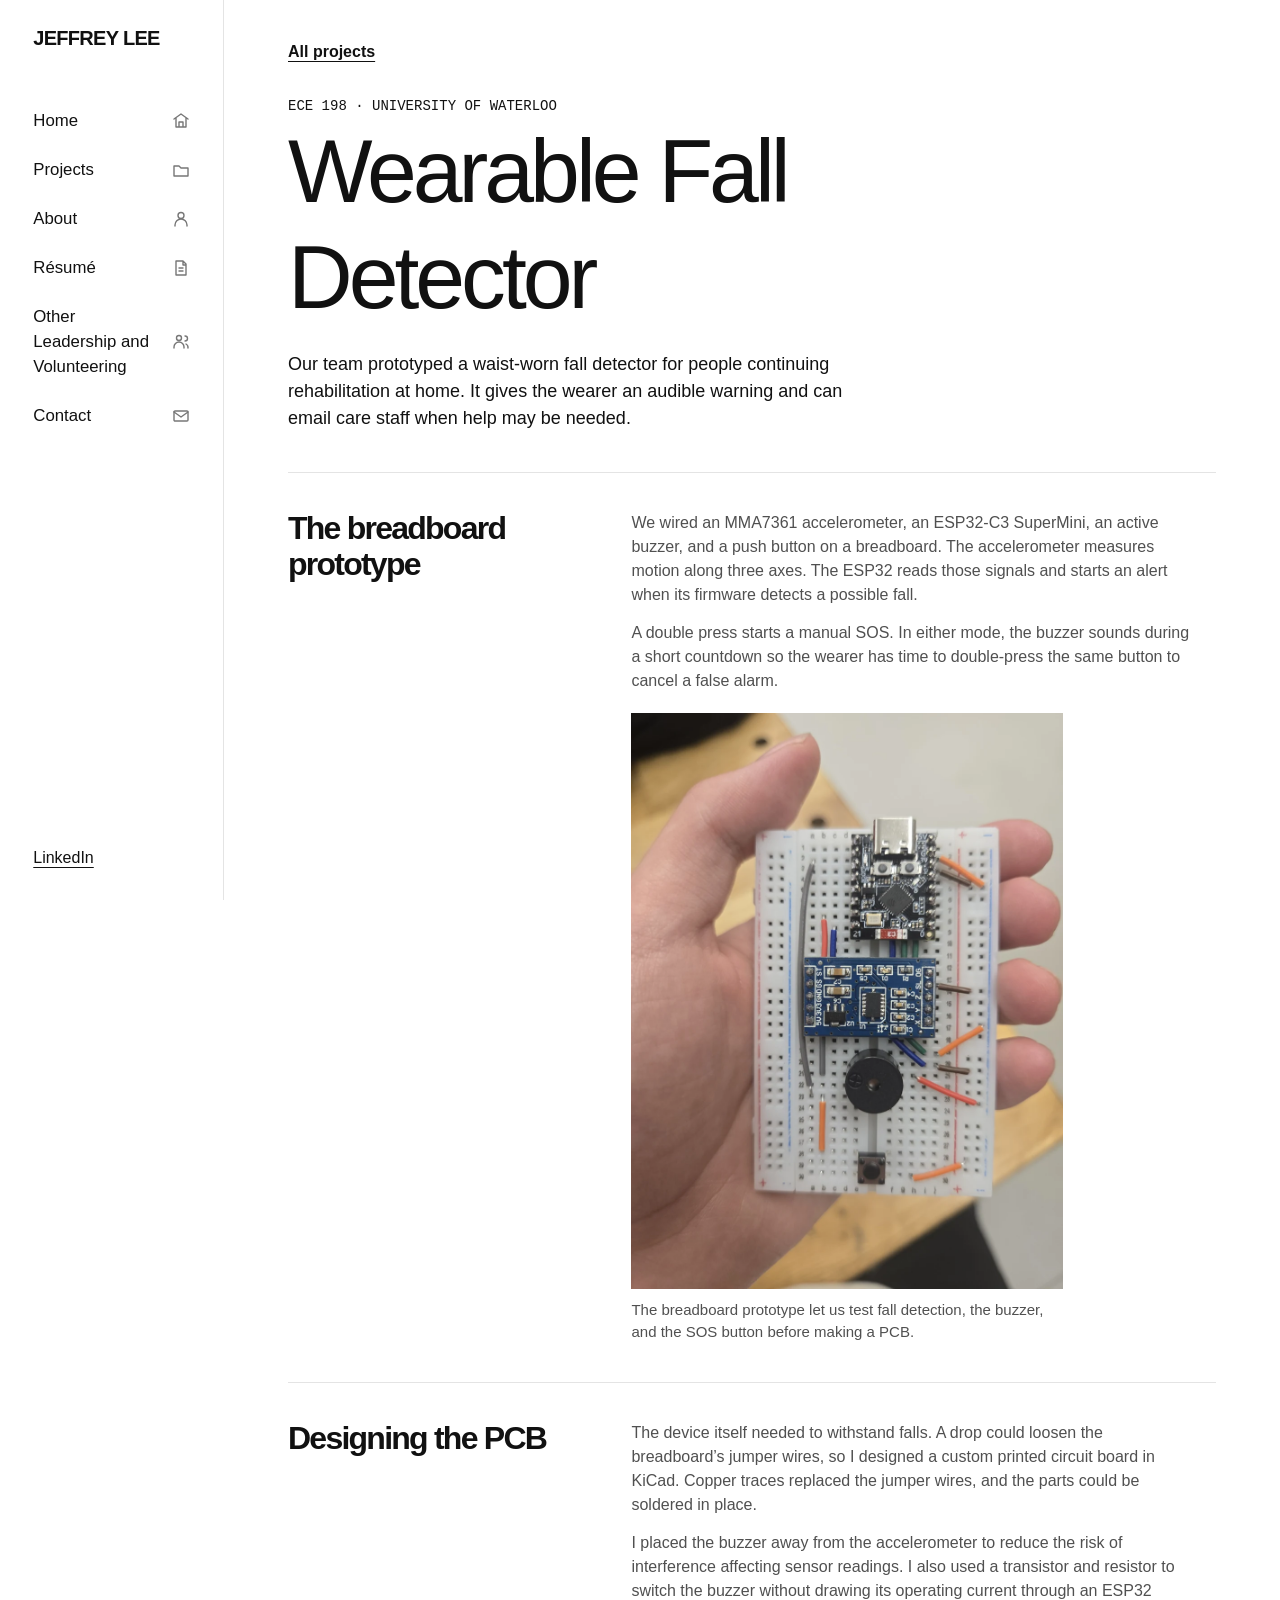
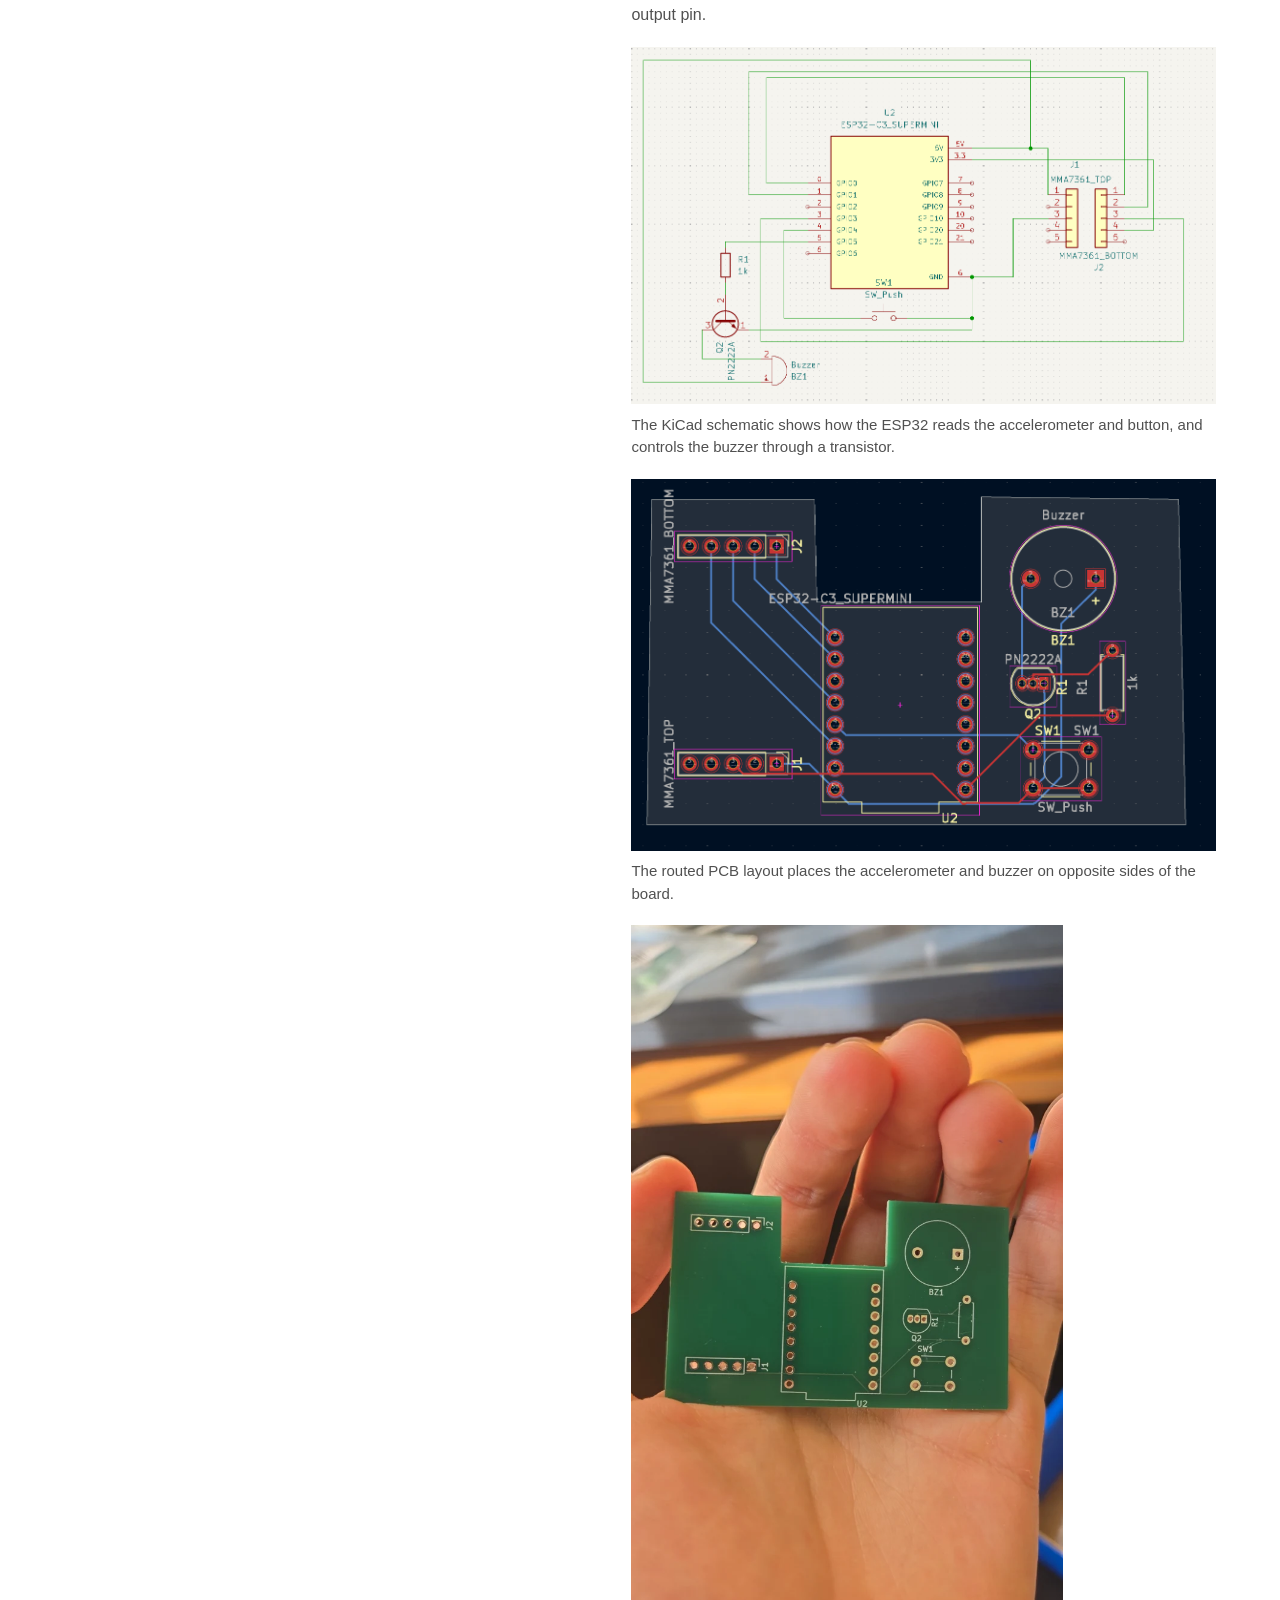
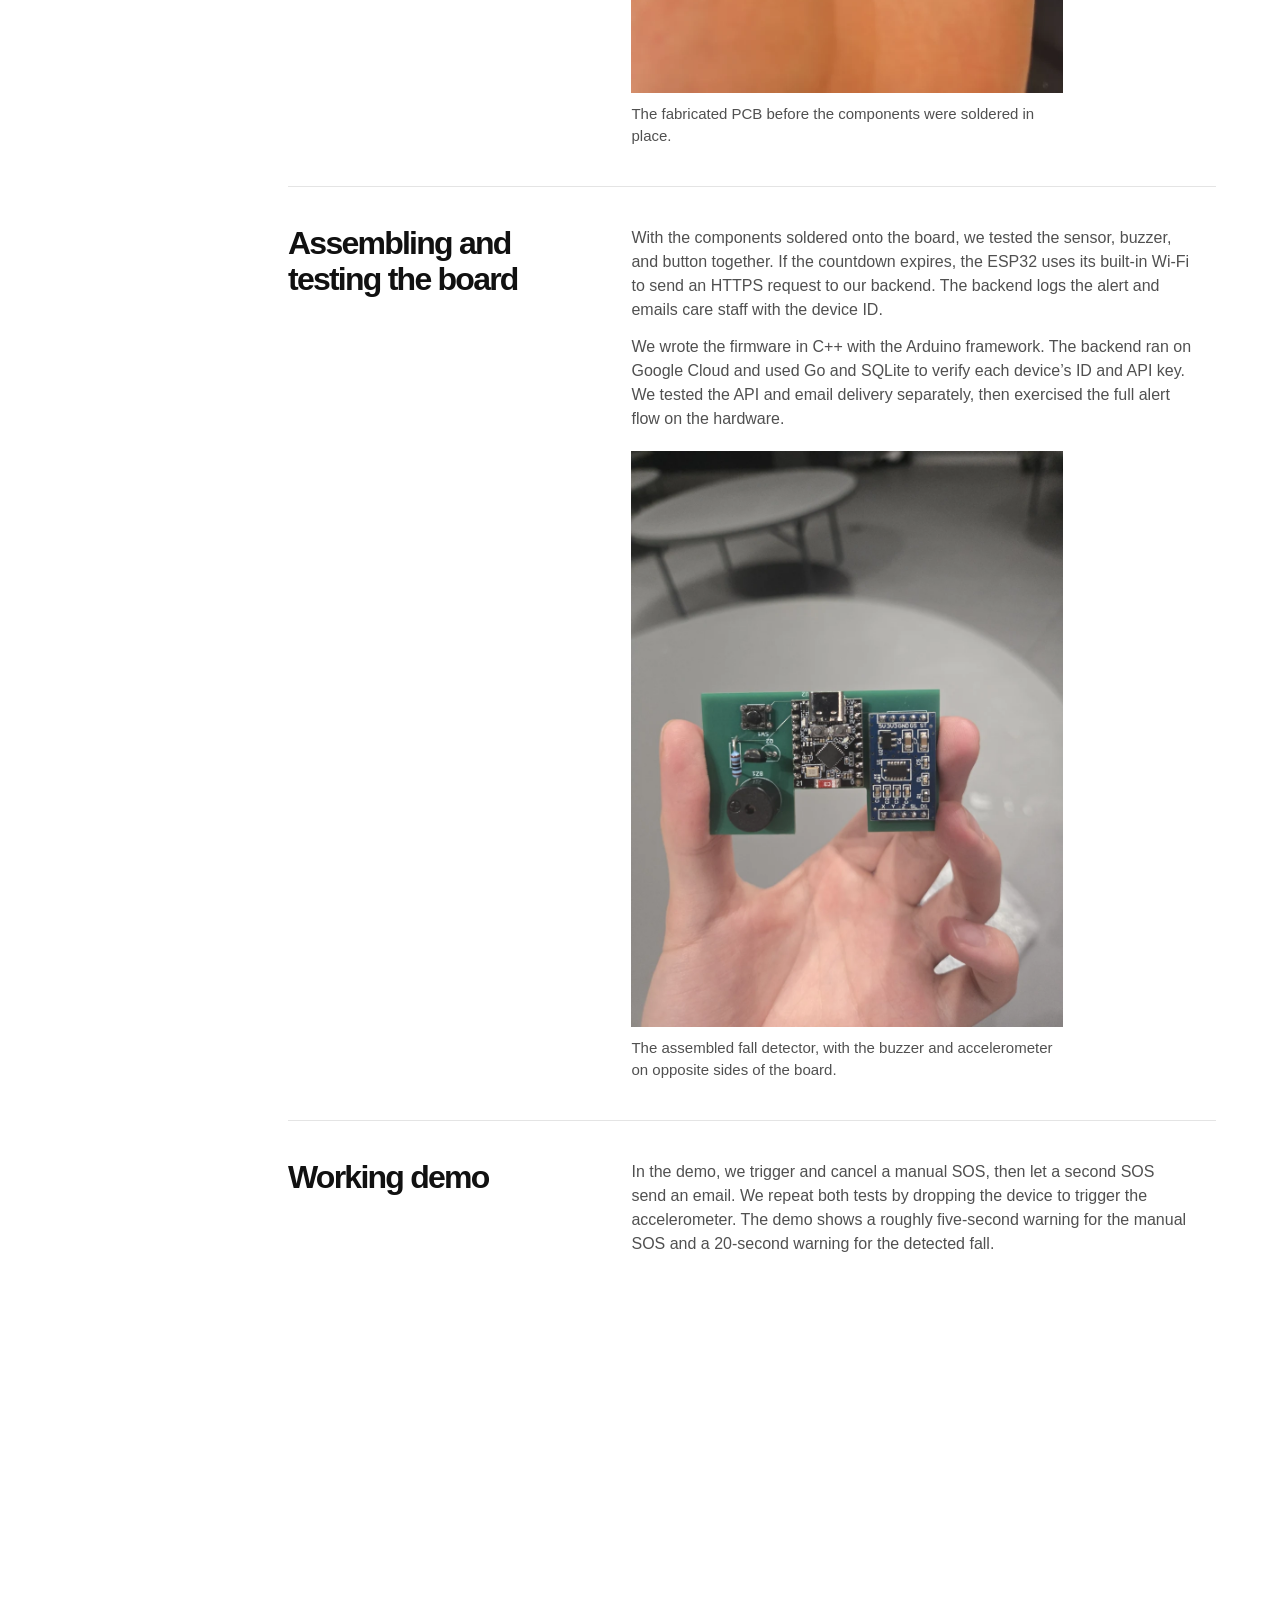
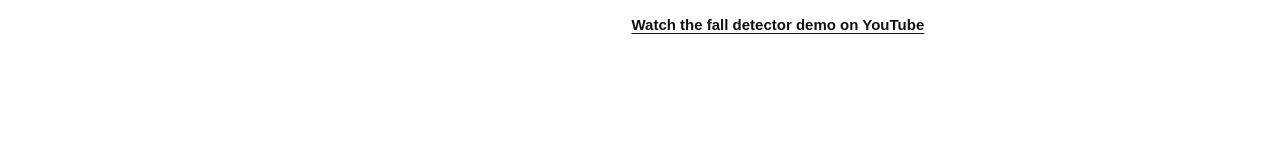
<file: fall-detector.html>
<!doctype html>
<html lang="en">
<head>
  <meta charset="utf-8">
  <meta name="viewport" content="width=device-width, initial-scale=1">
  <meta name="theme-color" content="#ffffff">
  <meta name="description" content="From breadboard to custom PCB, see how our ESP32 fall detector sounds a warning and emails care staff.">
  <title>Wearable Fall Detector | Jeffrey Lee</title>
  <link rel="stylesheet" href="styles.css?v=28">
</head>
<body><a class="skip" href="#main">Skip to content</a><header class="top"><nav class="wrap" aria-label="Main navigation">
<a class="brand" href="./">Jeffrey Lee</a>
<div class="nav-links">
  <a class="home-link" href="./"><span>Home</span><svg class="nav-icon" aria-hidden="true" focusable="false" viewBox="0 0 18 18" fill="none" stroke="currentColor" stroke-width="1.4" stroke-linecap="round" stroke-linejoin="round"><path d="m2 7 7-5 7 5M4 6v9h10V6M7 15v-5h4v5"/></svg></a>
  <a href="./#projects"><span>Projects</span><svg class="nav-icon" aria-hidden="true" focusable="false" viewBox="0 0 18 18" fill="none" stroke="currentColor" stroke-width="1.4" stroke-linecap="round" stroke-linejoin="round"><path d="M2 5h5l2 2h7v8H2z"/></svg></a>
  <a href="./#about"><span>About</span><svg class="nav-icon" aria-hidden="true" focusable="false" viewBox="0 0 18 18" fill="none" stroke="currentColor" stroke-width="1.4" stroke-linecap="round" stroke-linejoin="round"><circle cx="9" cy="5.5" r="3"/><path d="M3 16v-1a6 6 0 0 1 12 0v1"/></svg></a>
  <a href="./#resume"><span>Résumé</span><svg class="nav-icon" aria-hidden="true" focusable="false" viewBox="0 0 18 18" fill="none" stroke="currentColor" stroke-width="1.4" stroke-linecap="round" stroke-linejoin="round"><path d="M4 2h7l3 3v11H4zM11 2v4h3M7 9h4m-4 3h4"/></svg></a>
  <a href="./#leadership"><span>Other Leadership and Volunteering</span><svg class="nav-icon" aria-hidden="true" focusable="false" viewBox="0 0 18 18" fill="none" stroke="currentColor" stroke-width="1.4" stroke-linecap="round" stroke-linejoin="round"><circle cx="7" cy="5" r="2.5"/><path d="M2 15v-1a5 5 0 0 1 10 0v1m1-12a2.5 2.5 0 0 1 0 5m1 3a4 4 0 0 1 2 4"/></svg></a>
  <a href="./#contact"><span>Contact</span><svg class="nav-icon" aria-hidden="true" focusable="false" viewBox="0 0 18 18" fill="none" stroke="currentColor" stroke-width="1.4" stroke-linecap="round" stroke-linejoin="round"><rect x="2" y="4" width="14" height="10" rx="1"/><path d="m2 5 7 5 7-5"/></svg></a>
</div>
<a class="sidebar-social" href="https://www.linkedin.com/in/jeffrey-lee-b15497322/">LinkedIn</a>
</nav></header>
  <main class="wrap detail" id="main">
    <a class="text-link" href="./#projects">All projects</a>
    <header>
      <p class="eyebrow">ECE 198 · University of Waterloo</p>
      <h1>Wearable Fall Detector</h1>
    </header>
    <article class="project-build" aria-label="How we built the fall detector">
      <p class="build-intro">Our team prototyped a waist-worn fall detector for people continuing rehabilitation at home. It gives the wearer an audible warning and can email care staff when help may be needed.</p>
      <section class="build-stage">
        <h2>The breadboard prototype</h2>
        <div>
          <p>We wired an MMA7361 accelerometer, an ESP32-C3 SuperMini, an active buzzer, and a push button on a breadboard. The accelerometer measures motion along three axes. The ESP32 reads those signals and starts an alert when its firmware detects a possible fall.</p>
          <p>A double press starts a manual SOS. In either mode, the buzzer sounds during a short countdown so the wearer has time to double-press the same button to cancel a false alarm.</p>
          <figure class="build-photo">
            <img src="assets/fall-detector-breadboard.webp" alt="ESP32, accelerometer, buzzer, and push button connected by jumper wires on a breadboard" width="960" height="1280" loading="lazy">
            <figcaption>The breadboard prototype let us test fall detection, the buzzer, and the SOS button before making a PCB.</figcaption>
          </figure>
        </div>
      </section>
      <section class="build-stage">
        <h2>Designing the PCB</h2>
        <div>
          <p>The device itself needed to withstand falls. A drop could loosen the breadboard’s jumper wires, so I designed a custom printed circuit board in KiCad. Copper traces replaced the jumper wires, and the parts could be soldered in place.</p>
          <p>I placed the buzzer away from the accelerometer to reduce the risk of interference affecting sensor readings. I also used a transistor and resistor to switch the buzzer without drawing its operating current through an ESP32 output pin.</p>
          <figure>
            <img src="assets/fall-detector-kicad-schematic.png" alt="KiCad schematic connecting the ESP32-C3 to the MMA7361 accelerometer, SOS button, and transistor-driven buzzer" width="1207" height="738" loading="lazy">
            <figcaption>The KiCad schematic shows how the ESP32 reads the accelerometer and button, and controls the buzzer through a transistor.</figcaption>
          </figure>
          <figure>
            <img src="assets/fall-detector-kicad-layout.png" alt="KiCad board layout with the ESP32 footprint in the center, accelerometer headers on the left, and buzzer on the right" width="1223" height="778" loading="lazy">
            <figcaption>The routed PCB layout places the accelerometer and buzzer on opposite sides of the board.</figcaption>
          </figure>
          <figure class="build-photo">
            <img src="assets/fall-detector-bare-pcb.webp" alt="Bare green circuit board with labeled footprints and through-holes" width="720" height="1280" loading="lazy">
            <figcaption>The fabricated PCB before the components were soldered in place.</figcaption>
          </figure>
        </div>
      </section>
      <section class="build-stage">
        <h2>Assembling and testing the board</h2>
        <div>
          <p>With the components soldered onto the board, we tested the sensor, buzzer, and button together. If the countdown expires, the ESP32 uses its built-in Wi-Fi to send an HTTPS request to our backend. The backend logs the alert and emails care staff with the device ID.</p>
          <p>We wrote the firmware in C++ with the Arduino framework. The backend ran on Google Cloud and used Go and SQLite to verify each device’s ID and API key. We tested the API and email delivery separately, then exercised the full alert flow on the hardware.</p>
          <figure class="build-photo">
            <img src="assets/fall-detector-assembled.webp" alt="Assembled PCB with the ESP32 in the center, the buzzer and push button to the left, and the accelerometer to the right" width="960" height="1280" loading="lazy">
            <figcaption>The assembled fall detector, with the buzzer and accelerometer on opposite sides of the board.</figcaption>
          </figure>
        </div>
      </section>
      <section class="build-stage">
        <h2>Working demo</h2>
        <div>
          <p>In the demo, we trigger and cancel a manual SOS, then let a second SOS send an email. We repeat both tests by dropping the device to trigger the accelerometer. The demo shows a roughly five-second warning for the manual SOS and a 20-second warning for the detected fall.</p>
          <figure>
            <iframe class="youtube-demo" src="https://www.youtube-nocookie.com/embed/Vu5cY7AlVmc" title="Wearable fall detector working demonstration" loading="lazy" allow="encrypted-media; picture-in-picture; fullscreen" allowfullscreen></iframe>
            <figcaption><a class="text-link" href="https://youtu.be/Vu5cY7AlVmc" target="_blank" rel="noopener">Watch the fall detector demo on YouTube</a></figcaption>
          </figure>
        </div>
      </section>
    </article>
  </main>
</body>
</html>
</file>
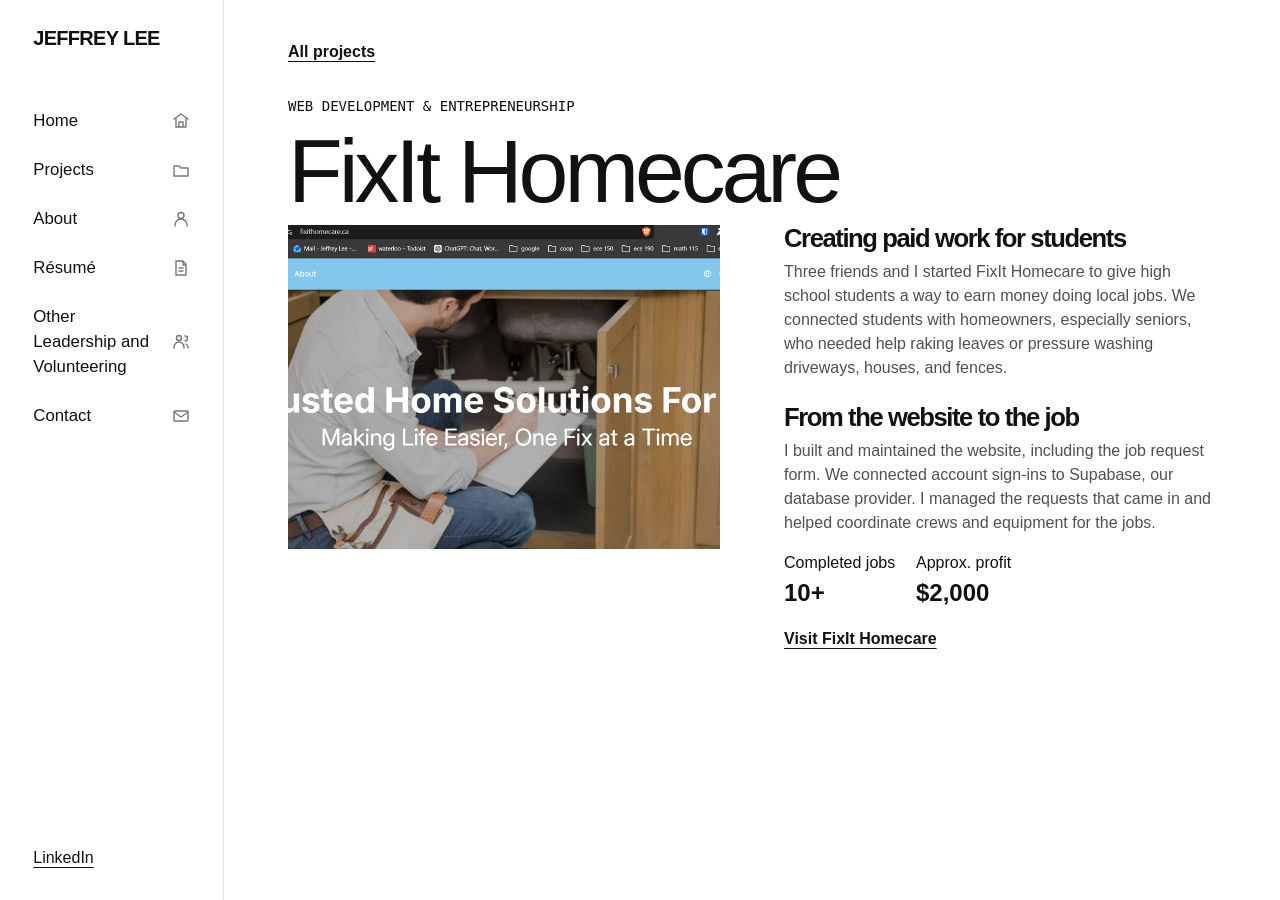
<file: fixit.html>
<!doctype html>
<html lang="en">
<head>
  <meta charset="utf-8">
  <meta name="viewport" content="width=device-width, initial-scale=1">
  <meta name="theme-color" content="#ffffff">
  <meta name="description" content="Jeffrey Lee, Electrical Engineering co-op student at the University of Waterloo. Explore my projects in electronics, embedded systems, and fabrication.">
  <title>FixIt Homecare | Jeffrey Lee</title>
  <link rel="stylesheet" href="styles.css?v=29">
</head>
<body><a class="skip" href="#main">Skip to content</a><header class="top"><nav class="wrap" aria-label="Main navigation">
<a class="brand" href="./">Jeffrey Lee</a>
<div class="nav-links">
  <a class="home-link" href="./"><span>Home</span><svg class="nav-icon" aria-hidden="true" focusable="false" viewBox="0 0 18 18" fill="none" stroke="currentColor" stroke-width="1.4" stroke-linecap="round" stroke-linejoin="round"><path d="m2 7 7-5 7 5M4 6v9h10V6M7 15v-5h4v5"/></svg></a>
  <a href="./#projects"><span>Projects</span><svg class="nav-icon" aria-hidden="true" focusable="false" viewBox="0 0 18 18" fill="none" stroke="currentColor" stroke-width="1.4" stroke-linecap="round" stroke-linejoin="round"><path d="M2 5h5l2 2h7v8H2z"/></svg></a>
  <a href="./#about"><span>About</span><svg class="nav-icon" aria-hidden="true" focusable="false" viewBox="0 0 18 18" fill="none" stroke="currentColor" stroke-width="1.4" stroke-linecap="round" stroke-linejoin="round"><circle cx="9" cy="5.5" r="3"/><path d="M3 16v-1a6 6 0 0 1 12 0v1"/></svg></a>
  <a href="./#resume"><span>Résumé</span><svg class="nav-icon" aria-hidden="true" focusable="false" viewBox="0 0 18 18" fill="none" stroke="currentColor" stroke-width="1.4" stroke-linecap="round" stroke-linejoin="round"><path d="M4 2h7l3 3v11H4zM11 2v4h3M7 9h4m-4 3h4"/></svg></a>
  <a href="./#leadership"><span>Other Leadership and Volunteering</span><svg class="nav-icon" aria-hidden="true" focusable="false" viewBox="0 0 18 18" fill="none" stroke="currentColor" stroke-width="1.4" stroke-linecap="round" stroke-linejoin="round"><circle cx="7" cy="5" r="2.5"/><path d="M2 15v-1a5 5 0 0 1 10 0v1m1-12a2.5 2.5 0 0 1 0 5m1 3a4 4 0 0 1 2 4"/></svg></a>
  <a href="./#contact"><span>Contact</span><svg class="nav-icon" aria-hidden="true" focusable="false" viewBox="0 0 18 18" fill="none" stroke="currentColor" stroke-width="1.4" stroke-linecap="round" stroke-linejoin="round"><rect x="2" y="4" width="14" height="10" rx="1"/><path d="m2 5 7 5 7-5"/></svg></a>
</div>
<a class="sidebar-social" href="https://www.linkedin.com/in/jeffrey-lee-b15497322/">LinkedIn</a>
</nav></header>
    <main class="wrap detail" id="main">
    <a class="text-link" href="./#projects">All projects</a>
    <header><p class="eyebrow">Web development &amp; entrepreneurship</p><h1>FixIt Homecare</h1></header>
    <div class="detail-grid"><div class="media"><img class="cover fixit" src="assets/fixit.webp" alt="Screenshot of the FixIt Homecare website" width="1440" height="638" loading="lazy"></div><div class="project-copy">
            <h2>Creating paid work for students</h2>
            <p>Three friends and I started FixIt Homecare to give high school students a way to earn money doing local jobs. We connected students with homeowners, especially seniors, who needed help raking leaves or pressure washing driveways, houses, and fences.</p>
            <h2>From the website to the job</h2>
            <p>I built and maintained the website, including the job request form. We connected account sign-ins to Supabase, our database provider. I managed the requests that came in and helped coordinate crews and equipment for the jobs.</p>
            <dl class="metrics"><div><dt>Completed jobs</dt><dd>10+</dd></div><div><dt>Approx. profit</dt><dd>$2,000</dd></div></dl>
            <a class="text-link" href="https://fixithomecare.ca/">Visit FixIt Homecare</a>
          </div></div>
    </main></body></html>
</file>
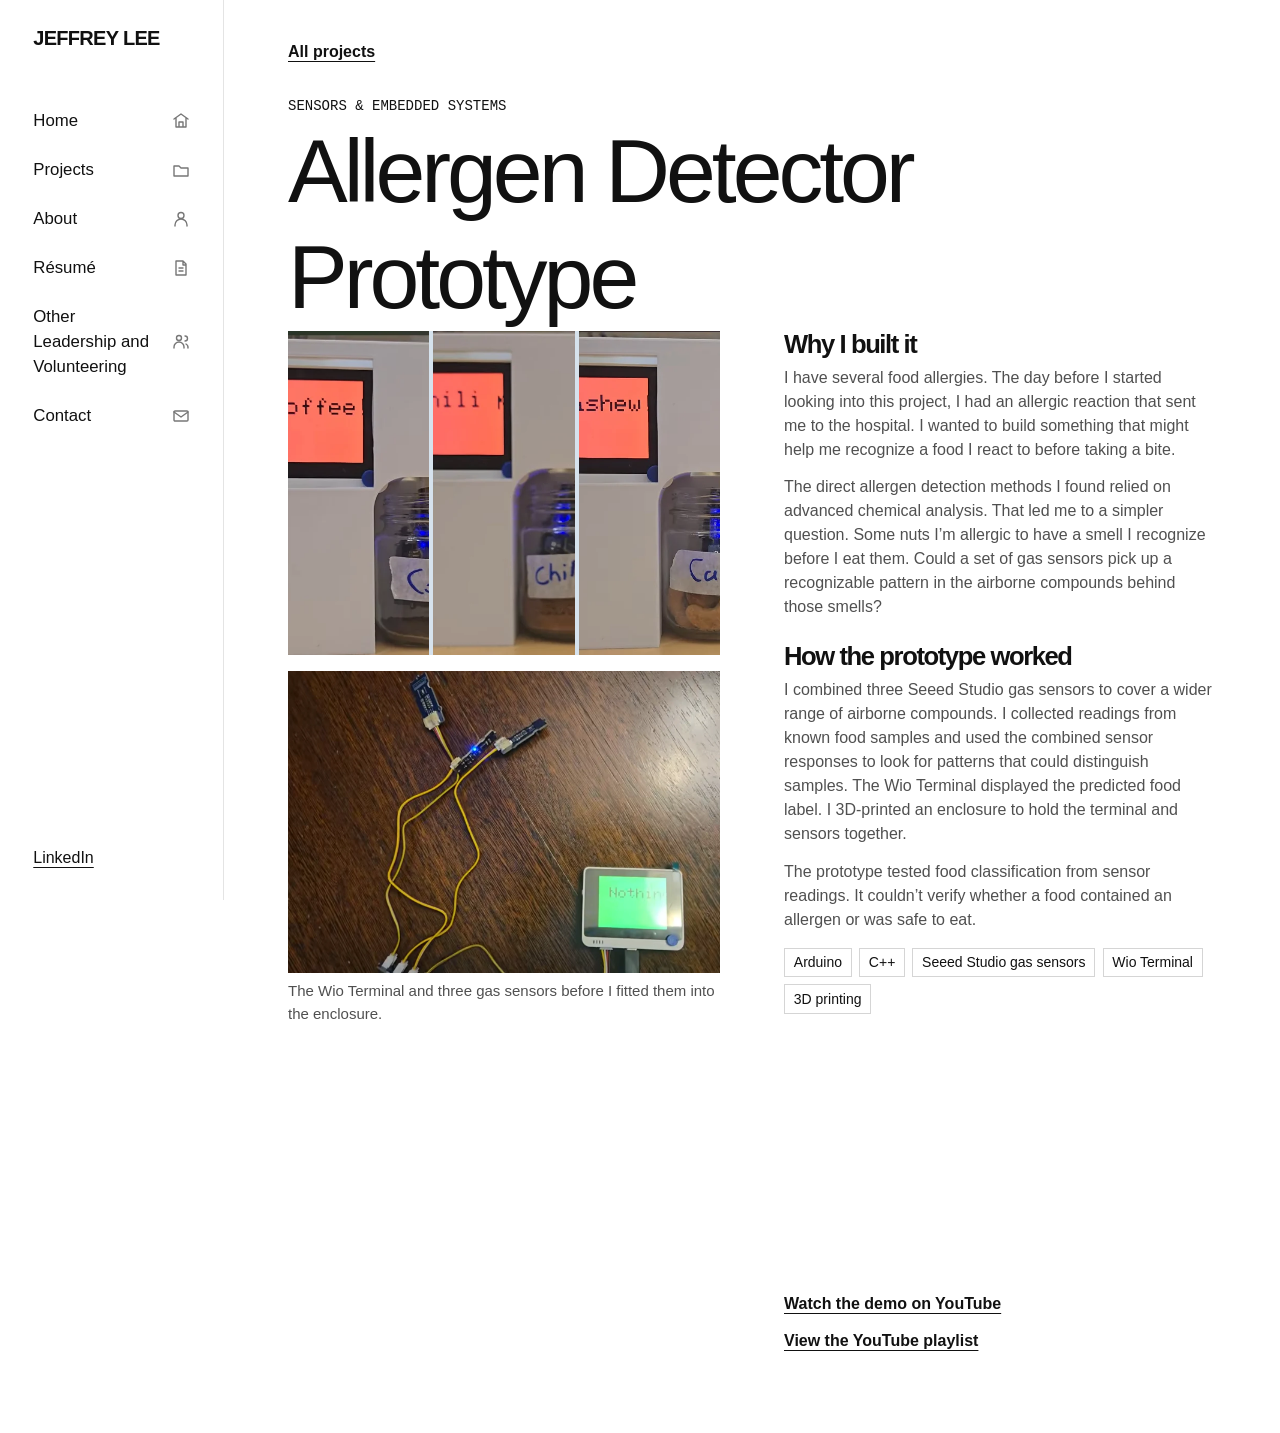
<file: food.html>
<!doctype html>
<html lang="en">
<head>
  <meta charset="utf-8">
  <meta name="viewport" content="width=device-width, initial-scale=1">
  <meta name="theme-color" content="#ffffff">
  <meta name="description" content="Jeffrey Lee, Electrical Engineering co-op student at the University of Waterloo. Explore my projects in electronics, embedded systems, and fabrication.">
  <title>Allergen Detector Prototype | Jeffrey Lee</title>
  <link rel="stylesheet" href="styles.css?v=30">
</head>
<body><a class="skip" href="#main">Skip to content</a><header class="top"><nav class="wrap" aria-label="Main navigation">
<a class="brand" href="./">Jeffrey Lee</a>
<div class="nav-links">
  <a class="home-link" href="./"><span>Home</span><svg class="nav-icon" aria-hidden="true" focusable="false" viewBox="0 0 18 18" fill="none" stroke="currentColor" stroke-width="1.4" stroke-linecap="round" stroke-linejoin="round"><path d="m2 7 7-5 7 5M4 6v9h10V6M7 15v-5h4v5"/></svg></a>
  <a href="./#projects"><span>Projects</span><svg class="nav-icon" aria-hidden="true" focusable="false" viewBox="0 0 18 18" fill="none" stroke="currentColor" stroke-width="1.4" stroke-linecap="round" stroke-linejoin="round"><path d="M2 5h5l2 2h7v8H2z"/></svg></a>
  <a href="./#about"><span>About</span><svg class="nav-icon" aria-hidden="true" focusable="false" viewBox="0 0 18 18" fill="none" stroke="currentColor" stroke-width="1.4" stroke-linecap="round" stroke-linejoin="round"><circle cx="9" cy="5.5" r="3"/><path d="M3 16v-1a6 6 0 0 1 12 0v1"/></svg></a>
  <a href="./#resume"><span>Résumé</span><svg class="nav-icon" aria-hidden="true" focusable="false" viewBox="0 0 18 18" fill="none" stroke="currentColor" stroke-width="1.4" stroke-linecap="round" stroke-linejoin="round"><path d="M4 2h7l3 3v11H4zM11 2v4h3M7 9h4m-4 3h4"/></svg></a>
  <a href="./#leadership"><span>Other Leadership and Volunteering</span><svg class="nav-icon" aria-hidden="true" focusable="false" viewBox="0 0 18 18" fill="none" stroke="currentColor" stroke-width="1.4" stroke-linecap="round" stroke-linejoin="round"><circle cx="7" cy="5" r="2.5"/><path d="M2 15v-1a5 5 0 0 1 10 0v1m1-12a2.5 2.5 0 0 1 0 5m1 3a4 4 0 0 1 2 4"/></svg></a>
  <a href="./#contact"><span>Contact</span><svg class="nav-icon" aria-hidden="true" focusable="false" viewBox="0 0 18 18" fill="none" stroke="currentColor" stroke-width="1.4" stroke-linecap="round" stroke-linejoin="round"><rect x="2" y="4" width="14" height="10" rx="1"/><path d="m2 5 7 5 7-5"/></svg></a>
</div>
<a class="sidebar-social" href="https://www.linkedin.com/in/jeffrey-lee-b15497322/">LinkedIn</a>
</nav></header>
    <main class="wrap detail" id="main">
    <a class="text-link" href="./#projects">All projects</a>
    <header><p class="eyebrow">Sensors &amp; embedded systems</p><h1>Allergen Detector Prototype</h1></header>
    <div class="detail-grid">
      <div class="project-photos">
        <div class="media"><div class="photo-strip">
            <img src="assets/coffee.webp" alt="Prototype screen displaying Coffee" width="665" height="595" loading="lazy">
            <img src="assets/chili.webp" alt="Prototype screen displaying the chili powder prediction" width="641" height="613" loading="lazy">
            <img src="assets/cashew.webp" alt="Prototype screen displaying Cashew" width="657" height="633" loading="lazy">
        </div></div>
        <figure>
          <img src="assets/allergen-terminal-sensors.webp" alt="Wio Terminal wired to three separate gas sensors on a work surface" width="1440" height="1007" loading="lazy">
          <figcaption>The Wio Terminal and three gas sensors before I fitted them into the enclosure.</figcaption>
        </figure>
      </div>
      <div class="project-copy">
            <h2>Why I built it</h2>
            <p>I have several food allergies. The day before I started looking into this project, I had an allergic reaction that sent me to the hospital. I wanted to build something that might help me recognize a food I react to before taking a bite.</p>
            <p>The direct allergen detection methods I found relied on advanced chemical analysis. That led me to a simpler question. Some nuts I’m allergic to have a smell I recognize before I eat them. Could a set of gas sensors pick up a recognizable pattern in the airborne compounds behind those smells?</p>
            <h2>How the prototype worked</h2>
            <p>I combined three Seeed Studio gas sensors to cover a wider range of airborne compounds. I collected readings from known food samples and used the combined sensor responses to look for patterns that could distinguish samples. The Wio Terminal displayed the predicted food label. I 3D-printed an enclosure to hold the terminal and sensors together.</p>
            <p>The prototype tested food classification from sensor readings. It couldn’t verify whether a food contained an allergen or was safe to eat.</p>
            <ul class="tags" aria-label="Tools used"><li>Arduino</li><li>C++</li><li>Seeed Studio gas sensors</li><li>Wio Terminal</li><li>3D printing</li></ul>
            <div class="actions">
              <iframe class="youtube-demo" src="https://www.youtube-nocookie.com/embed/qEO2oYRJZdA" title="Allergen Detector Prototype demonstration" loading="lazy" allow="encrypted-media; picture-in-picture; fullscreen" allowfullscreen></iframe>
              <a class="text-link" href="https://youtu.be/qEO2oYRJZdA" target="_blank" rel="noopener">Watch the demo on YouTube</a>
              <a class="text-link" href="https://youtube.com/playlist?list=PLUF5rrSDU4uM&amp;si=S-p4zlpBdDCXMQyL" target="_blank" rel="noopener">View the YouTube playlist</a>
            </div>
          </div></div>
    </main></body></html>
</file>
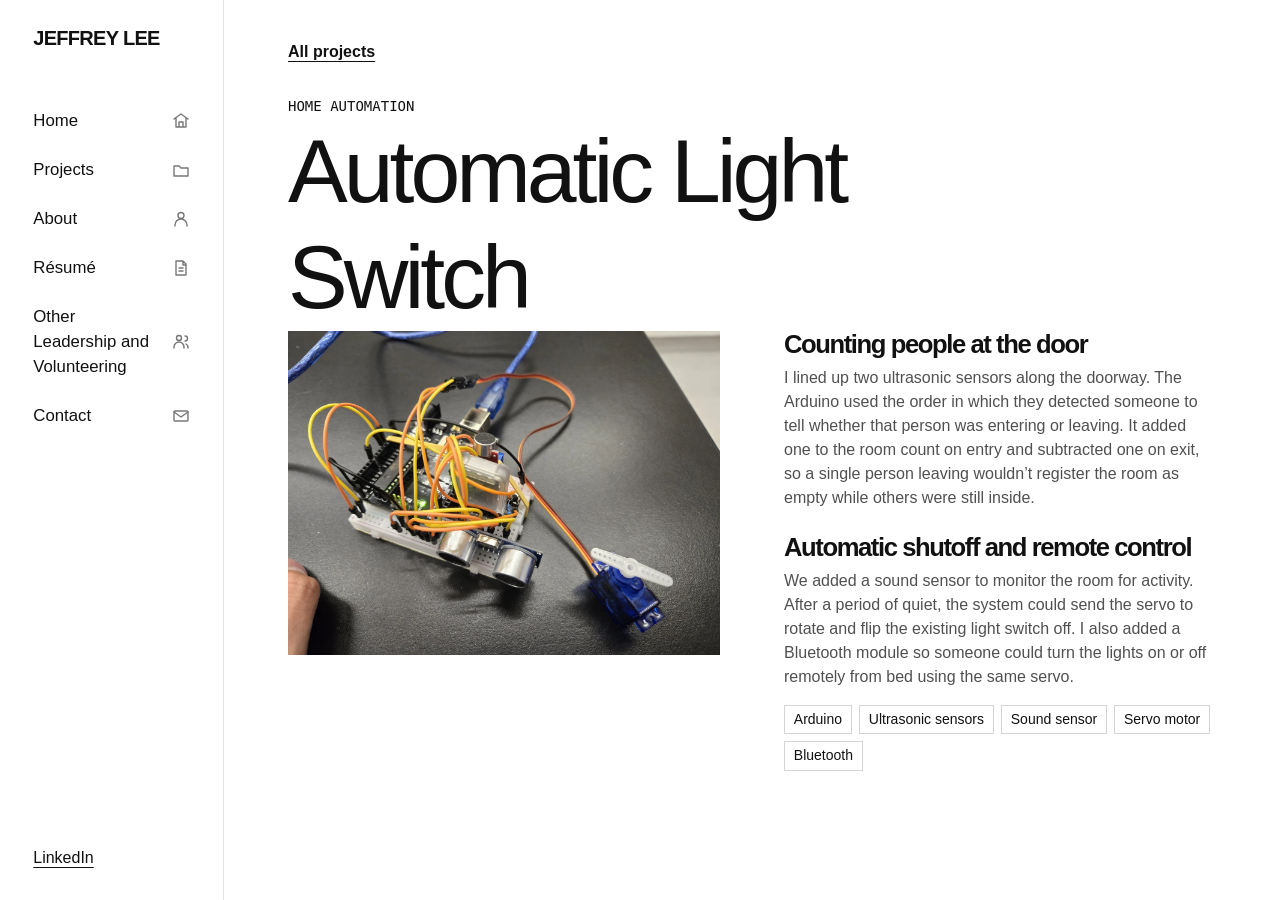
<file: light-switch.html>
<!doctype html>
<html lang="en">
<head>
  <meta charset="utf-8">
  <meta name="viewport" content="width=device-width, initial-scale=1">
  <meta name="theme-color" content="#ffffff">
  <meta name="description" content="Jeffrey Lee, Electrical Engineering co-op student at the University of Waterloo. Explore my projects in electronics, embedded systems, and fabrication.">
  <title>Automatic Light Switch | Jeffrey Lee</title>
  <link rel="stylesheet" href="styles.css?v=29">
</head>
<body><a class="skip" href="#main">Skip to content</a><header class="top"><nav class="wrap" aria-label="Main navigation">
<a class="brand" href="./">Jeffrey Lee</a>
<div class="nav-links">
  <a class="home-link" href="./"><span>Home</span><svg class="nav-icon" aria-hidden="true" focusable="false" viewBox="0 0 18 18" fill="none" stroke="currentColor" stroke-width="1.4" stroke-linecap="round" stroke-linejoin="round"><path d="m2 7 7-5 7 5M4 6v9h10V6M7 15v-5h4v5"/></svg></a>
  <a href="./#projects"><span>Projects</span><svg class="nav-icon" aria-hidden="true" focusable="false" viewBox="0 0 18 18" fill="none" stroke="currentColor" stroke-width="1.4" stroke-linecap="round" stroke-linejoin="round"><path d="M2 5h5l2 2h7v8H2z"/></svg></a>
  <a href="./#about"><span>About</span><svg class="nav-icon" aria-hidden="true" focusable="false" viewBox="0 0 18 18" fill="none" stroke="currentColor" stroke-width="1.4" stroke-linecap="round" stroke-linejoin="round"><circle cx="9" cy="5.5" r="3"/><path d="M3 16v-1a6 6 0 0 1 12 0v1"/></svg></a>
  <a href="./#resume"><span>Résumé</span><svg class="nav-icon" aria-hidden="true" focusable="false" viewBox="0 0 18 18" fill="none" stroke="currentColor" stroke-width="1.4" stroke-linecap="round" stroke-linejoin="round"><path d="M4 2h7l3 3v11H4zM11 2v4h3M7 9h4m-4 3h4"/></svg></a>
  <a href="./#leadership"><span>Other Leadership and Volunteering</span><svg class="nav-icon" aria-hidden="true" focusable="false" viewBox="0 0 18 18" fill="none" stroke="currentColor" stroke-width="1.4" stroke-linecap="round" stroke-linejoin="round"><circle cx="7" cy="5" r="2.5"/><path d="M2 15v-1a5 5 0 0 1 10 0v1m1-12a2.5 2.5 0 0 1 0 5m1 3a4 4 0 0 1 2 4"/></svg></a>
  <a href="./#contact"><span>Contact</span><svg class="nav-icon" aria-hidden="true" focusable="false" viewBox="0 0 18 18" fill="none" stroke="currentColor" stroke-width="1.4" stroke-linecap="round" stroke-linejoin="round"><rect x="2" y="4" width="14" height="10" rx="1"/><path d="m2 5 7 5 7-5"/></svg></a>
</div>
<a class="sidebar-social" href="https://www.linkedin.com/in/jeffrey-lee-b15497322/">LinkedIn</a>
</nav></header>
    <main class="wrap detail" id="main">
    <a class="text-link" href="./#projects">All projects</a>
    <header><p class="eyebrow">Home automation</p><h1>Automatic Light Switch</h1></header>
    <div class="detail-grid"><div class="media"><img class="cover" src="assets/light-switch.webp" alt="Arduino light switch prototype with an ultrasonic sensor, servo, and jumper wires" width="1440" height="1080" loading="lazy"></div><div class="project-copy">
            <h2>Counting people at the door</h2>
            <p>I lined up two ultrasonic sensors along the doorway. The Arduino used the order in which they detected someone to tell whether that person was entering or leaving. It added one to the room count on entry and subtracted one on exit, so a single person leaving wouldn’t register the room as empty while others were still inside.</p>
            <h2>Automatic shutoff and remote control</h2>
            <p>We added a sound sensor to monitor the room for activity. After a period of quiet, the system could send the servo to rotate and flip the existing light switch off. I also added a Bluetooth module so someone could turn the lights on or off remotely from bed using the same servo.</p>
            <ul class="tags" aria-label="Tools used"><li>Arduino</li><li>Ultrasonic sensors</li><li>Sound sensor</li><li>Servo motor</li><li>Bluetooth</li></ul>
          </div></div>
    </main></body></html>
</file>
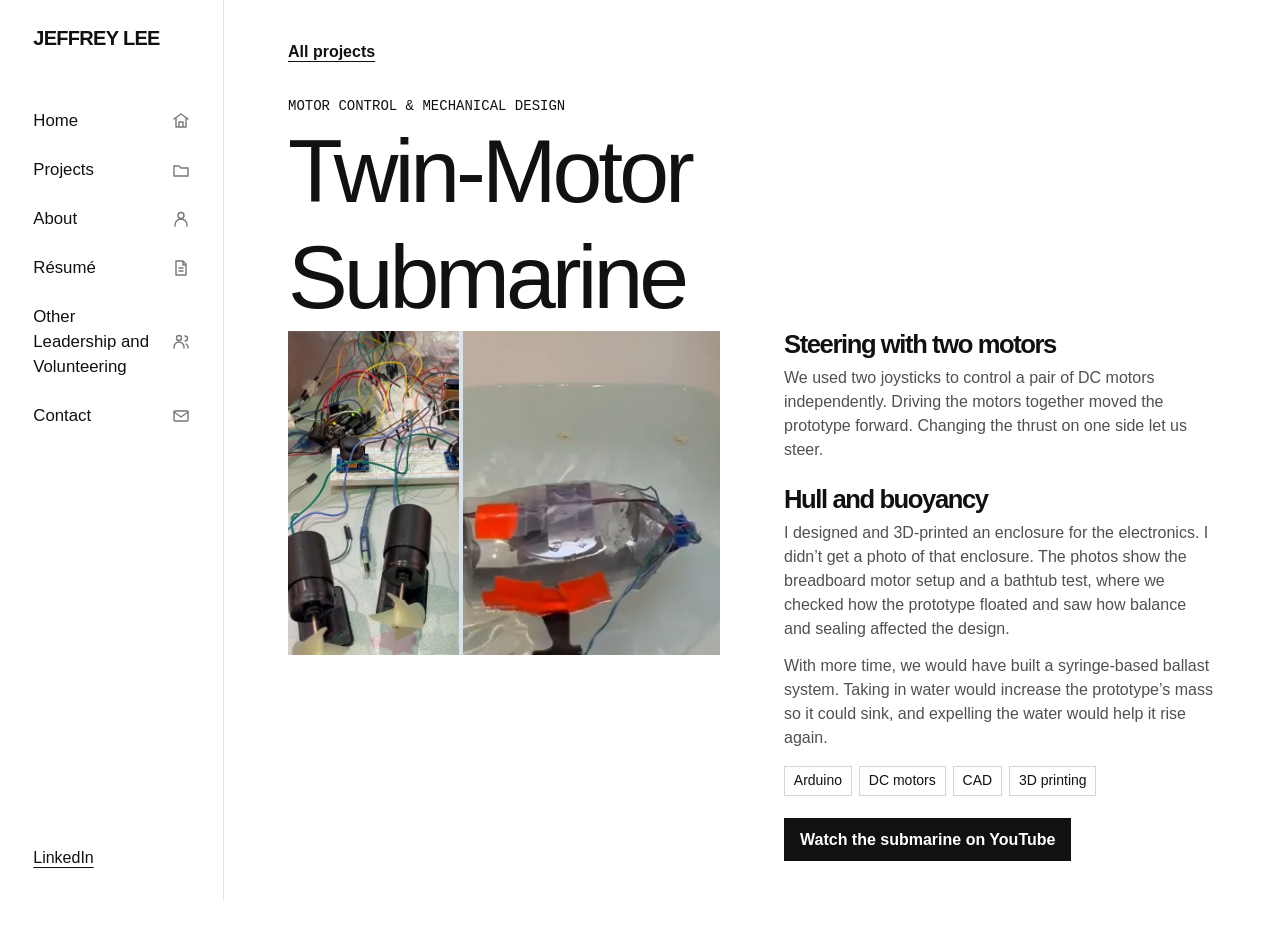
<file: submarine.html>
<!doctype html>
<html lang="en">
<head>
  <meta charset="utf-8">
  <meta name="viewport" content="width=device-width, initial-scale=1">
  <meta name="theme-color" content="#ffffff">
  <meta name="description" content="Jeffrey Lee, Electrical Engineering co-op student at the University of Waterloo. Explore my projects in electronics, embedded systems, and fabrication.">
  <title>Twin-Motor Submarine | Jeffrey Lee</title>
  <link rel="stylesheet" href="styles.css?v=29">
</head>
<body><a class="skip" href="#main">Skip to content</a><header class="top"><nav class="wrap" aria-label="Main navigation">
<a class="brand" href="./">Jeffrey Lee</a>
<div class="nav-links">
  <a class="home-link" href="./"><span>Home</span><svg class="nav-icon" aria-hidden="true" focusable="false" viewBox="0 0 18 18" fill="none" stroke="currentColor" stroke-width="1.4" stroke-linecap="round" stroke-linejoin="round"><path d="m2 7 7-5 7 5M4 6v9h10V6M7 15v-5h4v5"/></svg></a>
  <a href="./#projects"><span>Projects</span><svg class="nav-icon" aria-hidden="true" focusable="false" viewBox="0 0 18 18" fill="none" stroke="currentColor" stroke-width="1.4" stroke-linecap="round" stroke-linejoin="round"><path d="M2 5h5l2 2h7v8H2z"/></svg></a>
  <a href="./#about"><span>About</span><svg class="nav-icon" aria-hidden="true" focusable="false" viewBox="0 0 18 18" fill="none" stroke="currentColor" stroke-width="1.4" stroke-linecap="round" stroke-linejoin="round"><circle cx="9" cy="5.5" r="3"/><path d="M3 16v-1a6 6 0 0 1 12 0v1"/></svg></a>
  <a href="./#resume"><span>Résumé</span><svg class="nav-icon" aria-hidden="true" focusable="false" viewBox="0 0 18 18" fill="none" stroke="currentColor" stroke-width="1.4" stroke-linecap="round" stroke-linejoin="round"><path d="M4 2h7l3 3v11H4zM11 2v4h3M7 9h4m-4 3h4"/></svg></a>
  <a href="./#leadership"><span>Other Leadership and Volunteering</span><svg class="nav-icon" aria-hidden="true" focusable="false" viewBox="0 0 18 18" fill="none" stroke="currentColor" stroke-width="1.4" stroke-linecap="round" stroke-linejoin="round"><circle cx="7" cy="5" r="2.5"/><path d="M2 15v-1a5 5 0 0 1 10 0v1m1-12a2.5 2.5 0 0 1 0 5m1 3a4 4 0 0 1 2 4"/></svg></a>
  <a href="./#contact"><span>Contact</span><svg class="nav-icon" aria-hidden="true" focusable="false" viewBox="0 0 18 18" fill="none" stroke="currentColor" stroke-width="1.4" stroke-linecap="round" stroke-linejoin="round"><rect x="2" y="4" width="14" height="10" rx="1"/><path d="m2 5 7 5 7-5"/></svg></a>
</div>
<a class="sidebar-social" href="https://www.linkedin.com/in/jeffrey-lee-b15497322/">LinkedIn</a>
</nav></header>
    <main class="wrap detail" id="main">
    <a class="text-link" href="./#projects">All projects</a>
    <header><p class="eyebrow">Motor control &amp; mechanical design</p><h1>Twin-Motor Submarine</h1></header>
    <div class="detail-grid"><div class="media"><div class="photo-strip submarine">
            <img src="assets/submarine.webp" alt="Breadboard prototype connected to two DC motors" width="468" height="722" loading="lazy">
            <img src="assets/water-test.webp" alt="The submarine prototype floating during a bathtub test" width="1030" height="336" loading="lazy">
          </div></div><div class="project-copy">
            <h2>Steering with two motors</h2>
            <p>We used two joysticks to control a pair of DC motors independently. Driving the motors together moved the prototype forward. Changing the thrust on one side let us steer.</p>
            <h2>Hull and buoyancy</h2>
            <p>I designed and 3D-printed an enclosure for the electronics. I didn’t get a photo of that enclosure. The photos show the breadboard motor setup and a bathtub test, where we checked how the prototype floated and saw how balance and sealing affected the design.</p>
            <p>With more time, we would have built a syringe-based ballast system. Taking in water would increase the prototype’s mass so it could sink, and expelling the water would help it rise again.</p>
            <ul class="tags" aria-label="Tools used"><li>Arduino</li><li>DC motors</li><li>CAD</li><li>3D printing</li></ul>
            <div class="actions"><a class="button" href="https://youtube.com/playlist?list=PLEs56HECdo9E&amp;si=N-6dYvb11Tv_31z-" target="_blank" rel="noopener">Watch the submarine on YouTube</a></div>
          </div></div>
    </main></body></html>
</file>
<file: styles.css>
:root {
  color-scheme: light;
  --paper: #fff;
  --ink: #111;
  --muted: #505050;
  --line: #e4e4e4;
  --accent: #111;
  --display: Arial, Helvetica, sans-serif;
  font: 100%/1.5 Arial, Helvetica, sans-serif;
  color: var(--ink);
  background: var(--paper);
}
* { box-sizing: border-box; }
body, h1, h2, h3, p, dl, dd { margin: 0; }
img { display: block; width: 100%; height: 100%; object-fit: cover; }
a { color: inherit; text-underline-offset: .22em; }
a:focus-visible { outline: 3px solid #235fa1; outline-offset: 4px; }
.wrap { width: min(90rem, calc(100% - 8rem)); margin-inline: auto; }
main:has(.intro) { border-inline: 1px solid var(--line); margin-inline: clamp(.75rem, 2.75vw, 2rem); }
main:has(.intro) .wrap { width: min(90rem, calc(100% - 3.875rem)); }
.skip { position: fixed; top: .75rem; left: .75rem; background: white; padding: .5rem 1rem; transform: translateY(-200%); z-index: 2; }
.skip:focus { transform: none; }
.top { border-bottom: 1px solid var(--line); }
nav, .nav-links, .actions, .footer-flex { display: flex; align-items: center; gap: .8rem 1.55rem; flex-wrap: wrap; }
nav { min-height: 3.4rem; justify-content: space-between; padding-block: .75rem; }
nav a { text-decoration: none; }
nav a:hover { text-decoration: underline; }
.brand { font-weight: 760; letter-spacing: -.035em; font-size: 1rem; }
.nav-links { flex: 1 1 32rem; justify-content: space-between; max-width: 43rem; gap: .3rem 1rem; font-size: .9375rem; }
.nav-links a { padding-block: .25rem; }
.home-link, .sidebar-social, .nav-icon { display: none; }
.intro { display: grid; grid-template-columns: minmax(0, max-content) minmax(max-content, 1fr); column-gap: clamp(1.5rem, 5vw, 4rem); align-items: center; padding-block: clamp(1.25rem, 3vw, 2.25rem) clamp(1.75rem, 4vw, 3rem); }
.intro h1 { font-size: clamp(1.75rem, 3.4vw, 3.25rem); max-width: 26ch; }
.intro-tagline { font-family: Georgia, "Times New Roman", serif; font-style: italic; letter-spacing: -.025em; }
.intro .actions { display: grid; justify-self: center; gap: .55rem; margin: 0; }
.intro .actions a { min-height: 3rem; padding: .75rem clamp(1rem, 2vw, 1.75rem); text-align: center; font-size: clamp(1rem, 1.5vw, 1.2rem); }
.intro .actions .secondary { background: white; color: var(--ink); border: 1px solid var(--ink); }
.intro .actions .secondary:hover { background: #f1f1f1; }
.eyebrow { color: var(--accent); text-transform: uppercase; font: 500 .875rem/1.45 ui-monospace, monospace; letter-spacing: 0; }
h1, h2 { font-family: var(--display); font-weight: 730; letter-spacing: -.055em; line-height: 1.05; }
h1 { font-size: clamp(1.65rem, 2.4vw, 2.5rem); max-width: 43rem; margin-top: .2rem; font-weight: 500; line-height: 1.18; letter-spacing: -.045em; }
h2 { font-size: clamp(2.35rem, 5vw, 4rem); }
h3 { line-height: 1.17; letter-spacing: -.035em; }
.actions { margin-top: 1.4rem; }
.button { display: inline-block; padding: .6rem 1rem; background: var(--accent); color: white; text-decoration: none; font-weight: 650; }
.button:hover { background: #235fa1; }
.text-link { color: var(--accent); font-weight: 650; }
.projects { padding-bottom: clamp(3rem, 7vw, 6rem); }
.projects h2 { font: 500 .875rem/1.45 ui-monospace, monospace; margin-bottom: .8rem; text-align: center; text-transform: uppercase; letter-spacing: 0; }
.projects-demos { margin-bottom: 1.25rem; text-align: center; }
.projects-demos .button { background: #b51d24; padding: .75rem 1.25rem; }
.projects-demos .button:hover { background: #91171d; }
.projects-note { display: grid; place-items: center; align-self: start; aspect-ratio: 1.53; padding: 1rem; border: 1px dashed var(--line); text-align: center; font-size: clamp(1.5rem, 3vw, 2.5rem); font-weight: 700; color: var(--muted); }
.project-grid { display: grid; grid-template-columns: repeat(2, minmax(0, 1fr)); gap: 2.3rem .75rem; }
.card a { display: block; text-decoration: none; }
.card a:hover h3 { text-decoration: underline; }
.media { overflow: hidden; background: #d6e2ed; }
.card .media { aspect-ratio: 1.53; padding: 8% 11%; }
.card .media > * { box-shadow: 0 .7rem 1.6rem #0004; }
.card > a[href="arcade.html"] .media { background: linear-gradient(120deg,#e2c75d,#bed569); }
.card > a[href="food.html"] .media { background: linear-gradient(125deg,#86b6ce,#235683); }
.card > a[href="submarine.html"] .media { background: linear-gradient(125deg,#b6d7db,#41848b); }
.card > a[href="light-switch.html"] .media { background: linear-gradient(125deg,#dfbd96,#ac735b); }
.card > a[href="fixit.html"] .media { background: linear-gradient(125deg,#d1d9bb,#758d69); }
.media > *, .media > .feature-image img { width: 100%; height: 100%; }
.feature-image img { object-position: 50% 32%; }
.photo-strip { display: grid; grid-template-columns: repeat(3,minmax(0,1fr)); grid-template-rows: minmax(0,1fr); gap: 4px; }
.photo-strip.submarine { grid-template-columns: .8fr 1.2fr; }
.submarine img:last-child { object-position: 25% center; }
.cover.fixit { object-position: center 35%; }
.card-copy { display: flex; text-align: center; flex-direction: column; padding-top: .8rem; }
.card-copy .eyebrow { order: 1; color: var(--muted); margin-top: .35rem; }
.card h3 { font-size: 1rem; text-transform: uppercase; font-weight: 650; letter-spacing: 0; margin-bottom: .25rem; }
.card-copy > p:last-child, .about p, .experience dd, .project-copy p { color: var(--muted); }
.about { background: #f5f5f5; padding-block: clamp(3rem, 6vw, 5rem); }
.detail-grid, .leadership-grid { display: grid; grid-template-columns: 1fr 1fr; gap: clamp(1.5rem, 5vw, 4.5rem); }
.about h2 { margin-bottom: 1rem; text-align: center; }
.about-layout { display: grid; grid-template-columns: minmax(0, 68ch) minmax(0, 18rem); justify-content: center; align-items: center; gap: clamp(1.5rem, 5vw, 4rem); }
.about-copy { max-width: 68ch; }
.about-portrait { justify-self: center; width: 100%; height: auto; max-width: 18rem; }
.about-copy p + p { margin-top: .75rem; }
.experience div { border-top: 1px solid #dedede; padding-block: .65rem; }
.experience dt { font-weight: 700; }
.tags { list-style: none; padding: 0; margin: 1rem 0 0; display: flex; flex-wrap: wrap; gap: .45rem; }
.tags li { font-size: .875rem; padding: .2rem .55rem; border: 1px solid #d5d5d5; }
.leadership { padding-block: clamp(3rem, 6vw, 5rem); }
.leadership h2 { margin-bottom: 1.75rem; text-align: center; }
.leadership-media { margin-top: 1.65rem; }
.leadership h3 { margin-bottom: .65rem; }
.leadership .experience + h3 { margin-top: 1.65rem; }
.role-date { font-size: .875rem; margin-bottom: .2rem; }
.resume { padding-block: clamp(3rem, 6vw, 5rem); border-bottom: 1px solid var(--line); }
.resume-header { display: flex; flex-wrap: wrap; align-items: center; justify-content: center; text-align: center; flex-direction: column; gap: 1rem 2rem; padding-bottom: 1.4rem; border-bottom: 1px solid var(--line); }
.resume h2 { margin-bottom: .75rem; }
.resume-name { font-size: 1.2rem; font-weight: 700; }
.resume-contact { display: flex; justify-content: center; flex-wrap: wrap; gap: .35rem 1rem; list-style: none; padding: 0; margin: .5rem 0 0; overflow-wrap: anywhere; }
.resume h3 { margin-bottom: .7rem; }
.resume-actions { display: flex; align-self: stretch; justify-content: flex-end; flex-wrap: wrap; align-items: center; gap: .65rem 1.2rem; }
.resume-body { max-width: 76ch; margin: 1.5rem auto 0; }
.resume-group + .resume-group { margin-top: 1.65rem; }
.resume .experience div { padding-block: .85rem; }
footer { padding-block: 2.5rem; background: #111; color: white; }
.footer-flex { justify-content: space-between; }
.footer-flex .actions { justify-content: flex-end; margin-left: auto; }
footer h2 { margin-bottom: .6rem; }
footer .actions { margin-top: 0; }
footer .button { background: transparent; border: 1px solid #c4d8e9; }
footer .button:hover { background: #254867; }
.detail { padding-block: 2.5rem 5rem; }
.detail header { margin-top: 2rem; }
.detail h1 { font-size: clamp(3rem, 7vw, 6rem); max-width: 16ch; }
.detail-grid { align-items: start; }
.detail .media { aspect-ratio: 4 / 3; }
.project-photos figure { margin: 1rem 0 0; }
.project-photos figure img { height: auto; }
.project-photos figcaption { margin-top: .45rem; color: var(--muted); font-size: .9375rem; }
.detail .project-copy h2 { font-size: clamp(1.35rem, 2vw, 1.75rem); margin-bottom: .5rem; }
.detail .project-copy p + h2 { margin-top: 1.5rem; }
.detail .project-copy p + p { margin-top: .85rem; }
.metrics { display: flex; gap: 1.3rem; margin-block: 1rem; }
.metrics dd { font-size: 1.5rem; font-weight: 700; }
@media (max-width: 43rem) {
  .wrap { width: calc(100% - 2rem); }
  main:has(.intro) .wrap { width: calc(100% - 1.5rem); }
  .nav-links { max-width: none; }
  .intro { grid-template-columns: minmax(0, 1fr); row-gap: 1rem; }
  .intro .actions { display: flex; justify-self: end; }
  .about-copy { margin-inline: auto; }
  .project-grid, .detail-grid, .leadership-grid, .about-layout { grid-template-columns: 1fr; }
}
@media (max-width: 28rem) {
  .nav-links { display: grid; grid-template-columns: repeat(2, minmax(0, 1fr)); }
  .nav-links a:last-child { grid-column: 2; }
}


@media (min-width: 64rem) {
  body {
    --sidebar-width: clamp(14rem, 15.75vw, 18.75rem);
    padding-left: var(--sidebar-width);
  }
  .top {
    position: fixed;
    inset: 0 auto 0 0;
    z-index: 1;
    width: var(--sidebar-width);
    overflow-y: auto;
    background: var(--paper);
    border: 0;
    border-right: 1px solid var(--line);
  }
  .top nav.wrap {
    width: 100%;
    min-height: 100%;
    padding: 1.45rem clamp(1.5rem, 2.6vw, 3.15rem);
    flex-direction: column;
    align-items: stretch;
    justify-content: flex-start;
    flex-wrap: nowrap;
    gap: 0;
  }
  .top .brand {
    font-size: 1.25rem;
    text-transform: uppercase;
  }
  .nav-links {
    flex: 0 0 auto;
    flex-direction: column;
    align-items: stretch;
    gap: .65rem;
    font-size: 1.05rem;
    margin-block: 3rem 1.5rem;
  }
  .nav-links a {
    display: flex;
    align-items: center;
    justify-content: space-between;
    gap: .6rem;
    padding-block: .42rem;
  }
  .nav-icon {
    display: block;
    flex: 0 0 auto;
    width: 1.125rem;
    height: 1.125rem;
    color: #777;
  }
  .sidebar-social {
    display: block;
    align-self: flex-start;
    margin-top: auto;
    padding-block: .45rem;
    text-decoration: underline;
  }
  main:has(.intro) { border-left: 0; margin-left: 0; }
}

.card > a[href="bionic-butterfly.html"] .media { padding: 0; background: #f5f5f5; }
.card > a[href="bionic-butterfly.html"] img { object-fit: contain; box-shadow: none; }
.card > a[href="fall-detector.html"] .media { background: #e0ece6; }
.butterfly-build, .project-build { max-width: 72rem; }
.build-intro { max-width: 58ch; margin-block: 1.25rem 2.5rem; font-size: 1.125rem; }
.build-stage {
  display: grid;
  grid-template-columns: minmax(11rem, 1fr) minmax(0, 2fr);
  gap: 1rem clamp(1rem, 4vw, 4rem);
  border-top: 1px solid var(--line);
  padding-block: clamp(1.5rem, 3vw, 2.5rem);
}
.build-stage h2 { font-size: clamp(1.5rem, 2.5vw, 2.25rem); line-height: 1.12; }
.build-stage p { max-width: 63ch; color: var(--muted); }
.build-stage p + p { margin-top: .85rem; }
.build-stage figure { margin: 1.25rem 0 0; }
.build-stage .build-photo { max-width: 27rem; }
.build-stage img, .build-stage video { display: block; width: 100%; height: auto; }
.build-stage .wing-test { max-width: 18rem; }
.youtube-demo { display: block; width: 100%; aspect-ratio: 16 / 9; border: 0; }
.build-stage figcaption { margin-top: .6rem; color: var(--muted); font-size: .9375rem; }
@media (max-width: 43rem) {
  .build-stage { grid-template-columns: minmax(0, 1fr); }
}
</file>
